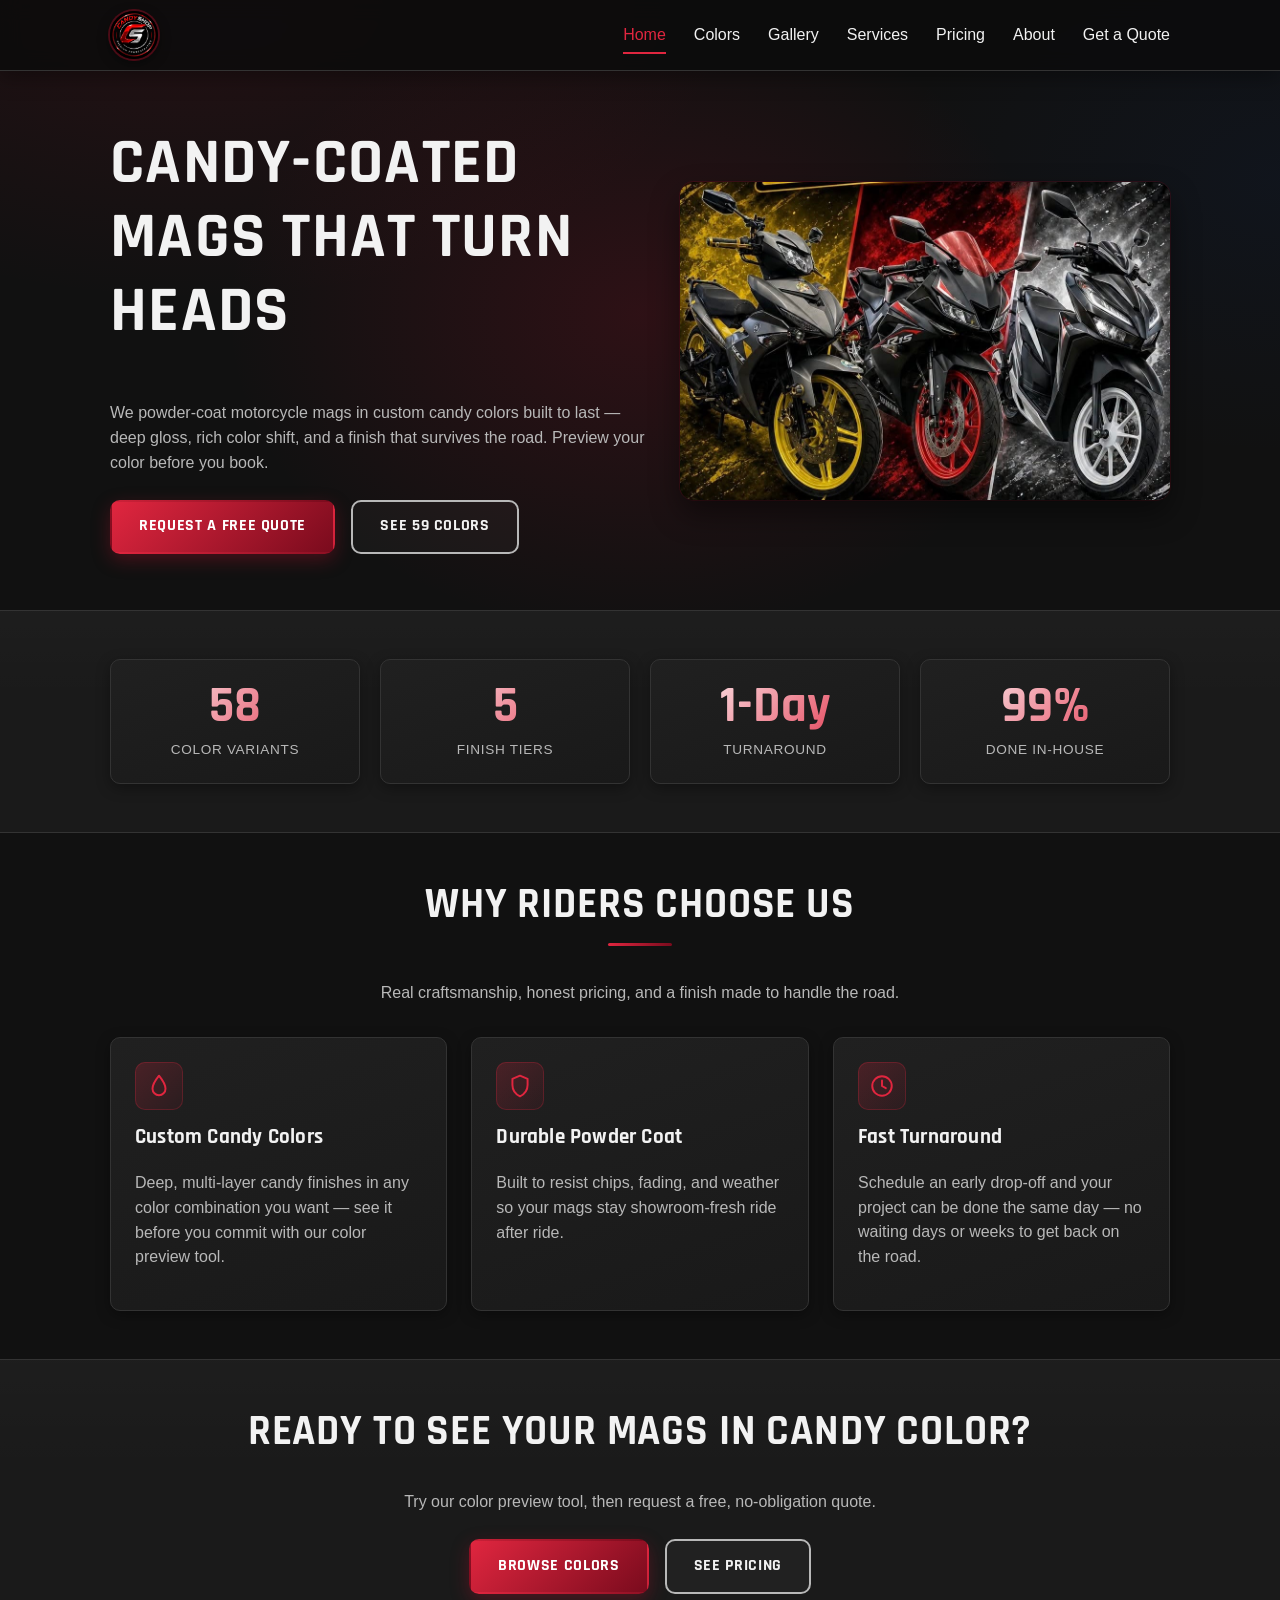
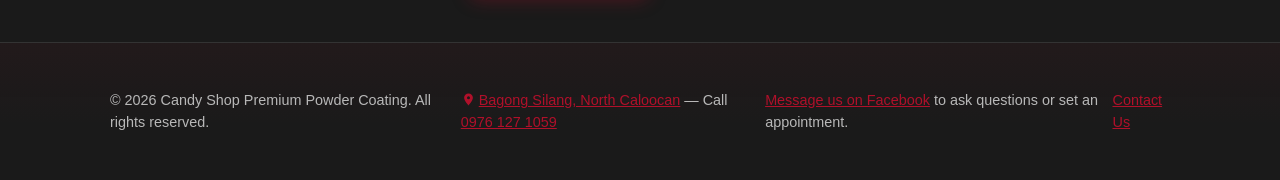
<file: index.html>
<!doctype html>
<html lang="en">
<head>
  <meta charset="UTF-8">
  <meta name="viewport" content="width=device-width, initial-scale=1.0">
  <title>Candy Shop Premium Powder Coating | Custom Motorcycle Mag Coating</title>
  <meta name="description" content="Custom candy-color powder coating for motorcycle mags. Get a free quote and preview your color before you commit.">
  <link rel="icon" type="image/svg+xml" href="images/favicon.svg">
  <link rel="preconnect" href="https://fonts.googleapis.com">
  <link rel="preconnect" href="https://fonts.gstatic.com" crossorigin>
  <link href="https://fonts.googleapis.com/css2?family=Rajdhani:wght@600;700&amp;display=swap" rel="stylesheet">
  <link rel="stylesheet" href="css/styles.css">
</head>
<body>

  <div class="scroll-progress" aria-hidden="true"><span></span></div>

  <header class="site-header">
    <div class="container">
      <a class="logo-link" href="index.html">
        <img src="images/logo/logo.jpg" alt="Candy Shop Premium Powder Coating logo">
      </a>
      <button class="nav-toggle" aria-label="Toggle navigation" aria-expanded="false">
        <span></span><span></span><span></span>
      </button>
      <nav class="main-nav">
        <a href="index.html" class="is-current">Home</a>
        <a href="colors.html">Colors</a>
        <a href="gallery.html">Gallery</a>
        <a href="services.html">Services</a>
        <a href="pricing.html">Pricing</a>
        <a href="about.html">About</a>
        <a href="contact.html">Get a Quote</a>
      </nav>
    </div>
  </header>

  <main>
    <section class="hero">
      <div class="container">
        <div>
          <h1>Candy-Coated Mags That Turn Heads</h1>
          <p>We powder-coat motorcycle mags in custom candy colors built to last — deep gloss, rich color shift, and a finish that survives the road. Preview your color before you book.</p>
          <div class="hero-actions">
            <a class="btn btn-primary" href="contact.html">Request a Free Quote</a>
            <a class="btn btn-outline" href="colors.html">See 59 Colors</a>
          </div>
        </div>
        <div>
          <img class="reveal-zoom hero-parallax" src="images/hero/hero.jpg" alt="Three motorcycles with custom candy-coated mags in yellow, red, and white">
        </div>
      </div>
    </section>


    <section class="section">
      <div class="container">
        <div class="stat-row">
          <div class="stat reveal">
            <span class="stat__num" data-count-to="59" data-count-suffix="">0</span>
            <span class="stat__label">Color Variants</span>
          </div>
          <div class="stat reveal">
            <span class="stat__num" data-count-to="5" data-count-suffix="">0</span>
            <span class="stat__label">Finish Tiers</span>
          </div>
          <div class="stat reveal">
            <span class="stat__num" data-count-to="1" data-count-suffix="-Day">0</span>
            <span class="stat__label">Turnaround</span>
          </div>
          <div class="stat reveal">
            <span class="stat__num" data-count-to="100" data-count-suffix="%">0</span>
            <span class="stat__label">Done In-House</span>
          </div>
        </div>
      </div>
    </section>
    <section class="section">
      <div class="container">
        <div class="section-header reveal">
          <h2>Why Riders Choose Us</h2>
          <p>Real craftsmanship, honest pricing, and a finish made to handle the road.</p>
        </div>
        <div class="card-grid card-grid--3">
          <div class="card reveal-left">
            <div class="card-icon-wrap">
              <svg class="card-icon" viewBox="0 0 24 24" fill="none" stroke="currentColor" stroke-width="1.8" stroke-linecap="round" stroke-linejoin="round">
                <path d="M12 2.5C12 2.5 6 10 6 14.5a6 6 0 0 0 12 0C18 10 12 2.5 12 2.5z"/>
              </svg>
            </div>
            <h3>Custom Candy Colors</h3>
            <p>Deep, multi-layer candy finishes in any color combination you want — see it before you commit with our color preview tool.</p>
          </div>
          <div class="card reveal-right">
            <div class="card-icon-wrap">
              <svg class="card-icon" viewBox="0 0 24 24" fill="none" stroke="currentColor" stroke-width="1.8" stroke-linecap="round" stroke-linejoin="round">
                <path d="M12 2.5l7 3v5.5c0 5-3 8.5-7 10.5-4-2-7-5.5-7-10.5V5.5l7-3z"/>
              </svg>
            </div>
            <h3>Durable Powder Coat</h3>
            <p>Built to resist chips, fading, and weather so your mags stay showroom-fresh ride after ride.</p>
          </div>
          <div class="card reveal">
            <div class="card-icon-wrap">
              <svg class="card-icon" viewBox="0 0 24 24" fill="none" stroke="currentColor" stroke-width="1.8" stroke-linecap="round" stroke-linejoin="round">
                <circle cx="12" cy="12" r="9"/>
                <path d="M12 7v5l3.5 2"/>
              </svg>
            </div>
            <h3>Fast Turnaround</h3>
            <p>Schedule an early drop-off and your project can be done the same day — no waiting days or weeks to get back on the road.</p>
          </div>
        </div>
      </div>
    </section>

    <section class="section" style="border-bottom:none;">
      <div class="container text-center reveal">
        <h2>Ready to See Your Mags in Candy Color?</h2>
        <p>Try our color preview tool, then request a free, no-obligation quote.</p>
        <div class="hero-actions" style="justify-content:center;">
          <a class="btn btn-primary" href="colors.html">Browse Colors</a>
          <a class="btn btn-outline" href="pricing.html">See Pricing</a>
        </div>
      </div>
    </section>
  </main>

  <footer class="site-footer">
    <div class="container">
      <p>&copy; <span data-current-year></span> Candy Shop Premium Powder Coating. All rights reserved.</p>
      <p><a href="https://share.google/Q6dGVJzw077e6r3gG" target="_blank" rel="noopener"><svg class="map-pin-icon" viewBox="0 0 24 24" fill="currentColor" aria-hidden="true"><path fill-rule="evenodd" clip-rule="evenodd" d="M12 2.5C8 2.5 5 5.5 5 9.3 5 14 12 21.5 12 21.5S19 14 19 9.3C19 5.5 16 2.5 12 2.5ZM14.4 9.3A2.4 2.4 0 1 1 9.6 9.3 2.4 2.4 0 0 1 14.4 9.3Z"/></svg>Bagong Silang, North Caloocan</a> &mdash; Call <a href="tel:+639761271059">0976 127 1059</a></p>
      <p><a href="https://www.facebook.com/profile.php?id=61558241760932" target="_blank" rel="noopener">Message us on Facebook</a> to ask questions or set an appointment.</p>
      <p><a href="contact.html">Contact Us</a></p>
    </div>
  </footer>

  <script src="js/main.js"></script>
</body>
</html>
</file>
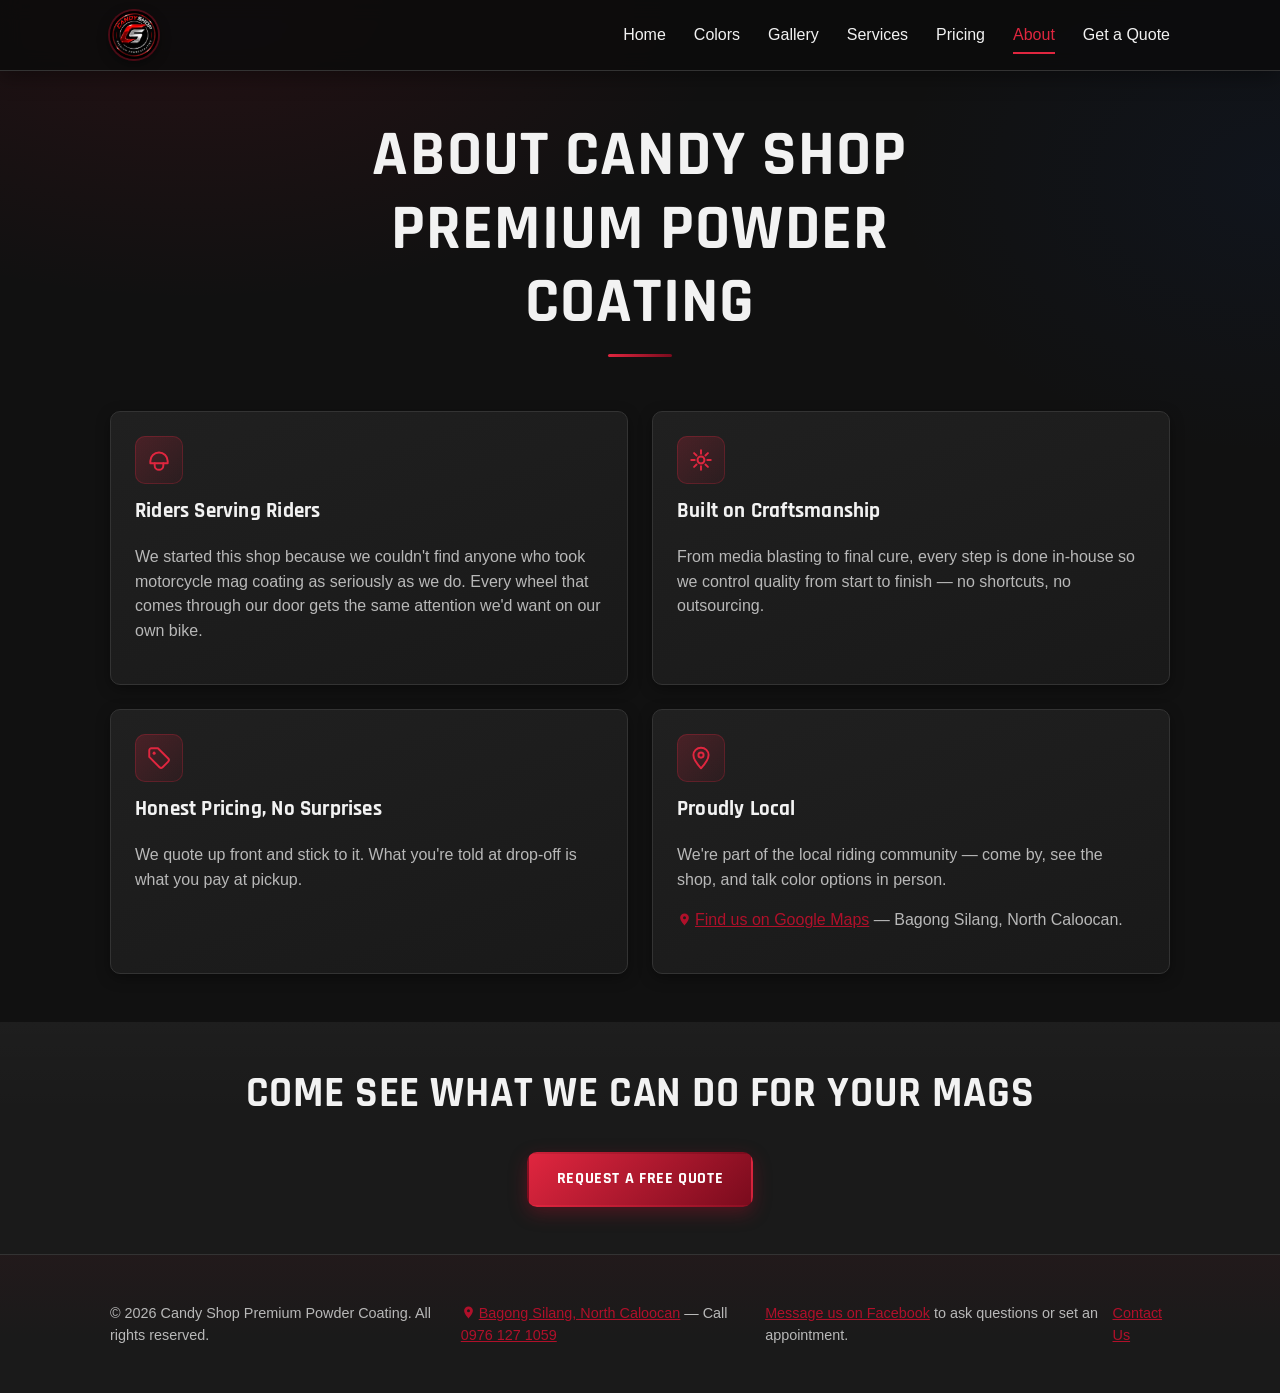
<file: about.html>
<!doctype html>
<html lang="en">
<head>
  <meta charset="UTF-8">
  <meta name="viewport" content="width=device-width, initial-scale=1.0">
  <title>About Us | Candy Shop Premium Powder Coating</title>
  <meta name="description" content="Meet the shop behind Candy Shop Premium Powder Coating — riders serving riders with custom motorcycle mag finishes.">
  <link rel="icon" type="image/svg+xml" href="images/favicon.svg">
  <link rel="preconnect" href="https://fonts.googleapis.com">
  <link rel="preconnect" href="https://fonts.gstatic.com" crossorigin>
  <link href="https://fonts.googleapis.com/css2?family=Rajdhani:wght@600;700&amp;display=swap" rel="stylesheet">
  <link rel="stylesheet" href="css/styles.css">
</head>
<body>

  <div class="scroll-progress" aria-hidden="true"><span></span></div>

  <header class="site-header">
    <div class="container">
      <a class="logo-link" href="index.html">
        <img src="images/logo/logo.jpg" alt="Candy Shop Premium Powder Coating logo">
      </a>
      <button class="nav-toggle" aria-label="Toggle navigation" aria-expanded="false">
        <span></span><span></span><span></span>
      </button>
      <nav class="main-nav">
        <a href="index.html">Home</a>
        <a href="colors.html">Colors</a>
        <a href="gallery.html">Gallery</a>
        <a href="services.html">Services</a>
        <a href="pricing.html">Pricing</a>
        <a href="about.html" class="is-current">About</a>
        <a href="contact.html">Get a Quote</a>
      </nav>
    </div>
  </header>

  <main>
    <section class="section" style="border-bottom:none;">
      <div class="container">
        <div class="section-header reveal">
          <h1>About Candy Shop Premium Powder Coating</h1>
        </div>
        <div class="card-grid">
          <div class="card reveal">
            <div class="card-icon-wrap">
              <svg class="card-icon" viewBox="0 0 24 24" fill="none" stroke="currentColor" stroke-width="1.8" stroke-linecap="round" stroke-linejoin="round">
                <path d="M4 13A8 8 0 0 1 20 13L20 15L4 15Z"/>
                <path d="M8 15v2a4 4 0 0 0 8 0v-2"/>
              </svg>
            </div>
            <h3>Riders Serving Riders</h3>
            <p>We started this shop because we couldn't find anyone who took motorcycle mag coating as seriously as we do. Every wheel that comes through our door gets the same attention we'd want on our own bike.</p>
          </div>
          <div class="card reveal">
            <div class="card-icon-wrap">
              <svg class="card-icon" viewBox="0 0 24 24" fill="none" stroke="currentColor" stroke-width="1.8" stroke-linecap="round" stroke-linejoin="round">
                <circle cx="12" cy="12" r="3.2"/>
                <path d="M12 3v3.2M12 17.8V21M21 12h-3.2M6.2 12H3M18.4 5.6l-2.3 2.3M7.9 16.1l-2.3 2.3M18.4 18.4l-2.3-2.3M7.9 7.9 5.6 5.6"/>
              </svg>
            </div>
            <h3>Built on Craftsmanship</h3>
            <p>From media blasting to final cure, every step is done in-house so we control quality from start to finish — no shortcuts, no outsourcing.</p>
          </div>
          <div class="card reveal">
            <div class="card-icon-wrap">
              <svg class="card-icon" viewBox="0 0 24 24" fill="none" stroke="currentColor" stroke-width="1.8" stroke-linecap="round" stroke-linejoin="round">
                <path d="M11 3H5a2 2 0 0 0-2 2v6l9.5 9.5a2 2 0 0 0 2.8 0l5.2-5.2a2 2 0 0 0 0-2.8L11 3z"/>
                <circle cx="7.5" cy="7.5" r="1.4" fill="currentColor" stroke="none"/>
              </svg>
            </div>
            <h3>Honest Pricing, No Surprises</h3>
            <p>We quote up front and stick to it. What you're told at drop-off is what you pay at pickup.</p>
          </div>
          <div class="card reveal">
            <div class="card-icon-wrap">
              <svg class="card-icon" viewBox="0 0 24 24" fill="none" stroke="currentColor" stroke-width="1.8" stroke-linecap="round" stroke-linejoin="round">
                <path d="M12 2.5c-4 0-7 3-7 6.8C5 14 12 21.5 12 21.5S19 14 19 9.3c0-3.8-3-6.8-7-6.8z"/>
                <circle cx="12" cy="9.3" r="2.4"/>
              </svg>
            </div>
            <h3>Proudly Local</h3>
            <p>We're part of the local riding community — come by, see the shop, and talk color options in person.</p>
            <p><a href="https://share.google/Q6dGVJzw077e6r3gG" target="_blank" rel="noopener"><svg class="map-pin-icon" viewBox="0 0 24 24" fill="currentColor" aria-hidden="true"><path fill-rule="evenodd" clip-rule="evenodd" d="M12 2.5C8 2.5 5 5.5 5 9.3 5 14 12 21.5 12 21.5S19 14 19 9.3C19 5.5 16 2.5 12 2.5ZM14.4 9.3A2.4 2.4 0 1 1 9.6 9.3 2.4 2.4 0 0 1 14.4 9.3Z"/></svg>Find us on Google Maps</a> — Bagong Silang, North Caloocan.</p>
          </div>
        </div>
      </div>
    </section>

    <section class="section" style="border-bottom:none;">
      <div class="container text-center reveal">
        <h2>Come See What We Can Do For Your Mags</h2>
        <a class="btn btn-primary" href="contact.html">Request a Free Quote</a>
      </div>
    </section>
  </main>

  <footer class="site-footer">
    <div class="container">
      <p>&copy; <span data-current-year></span> Candy Shop Premium Powder Coating. All rights reserved.</p>
      <p><a href="https://share.google/Q6dGVJzw077e6r3gG" target="_blank" rel="noopener"><svg class="map-pin-icon" viewBox="0 0 24 24" fill="currentColor" aria-hidden="true"><path fill-rule="evenodd" clip-rule="evenodd" d="M12 2.5C8 2.5 5 5.5 5 9.3 5 14 12 21.5 12 21.5S19 14 19 9.3C19 5.5 16 2.5 12 2.5ZM14.4 9.3A2.4 2.4 0 1 1 9.6 9.3 2.4 2.4 0 0 1 14.4 9.3Z"/></svg>Bagong Silang, North Caloocan</a> &mdash; Call <a href="tel:+639761271059">0976 127 1059</a></p>
      <p><a href="https://www.facebook.com/profile.php?id=61558241760932" target="_blank" rel="noopener">Message us on Facebook</a> to ask questions or set an appointment.</p>
      <p><a href="contact.html">Contact Us</a></p>
    </div>
  </footer>

  <script src="js/main.js"></script>
</body>
</html>
</file>
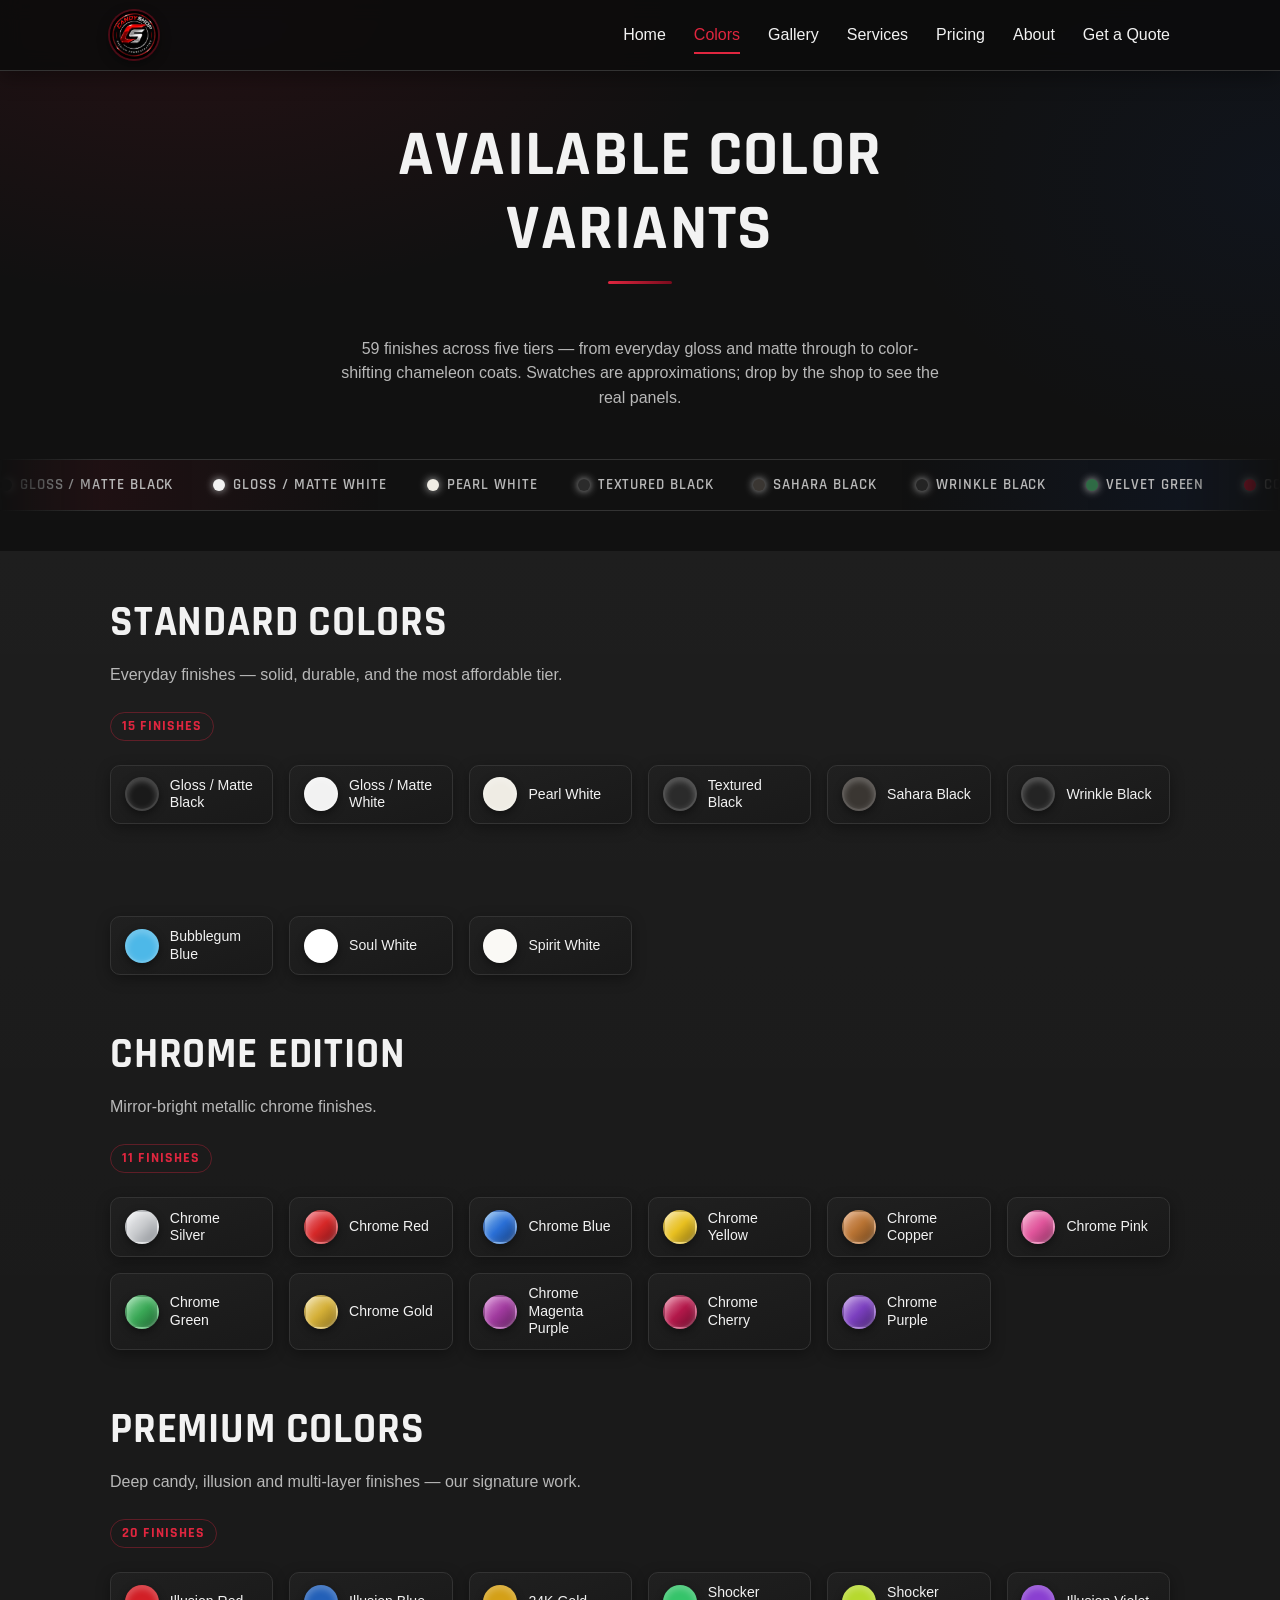
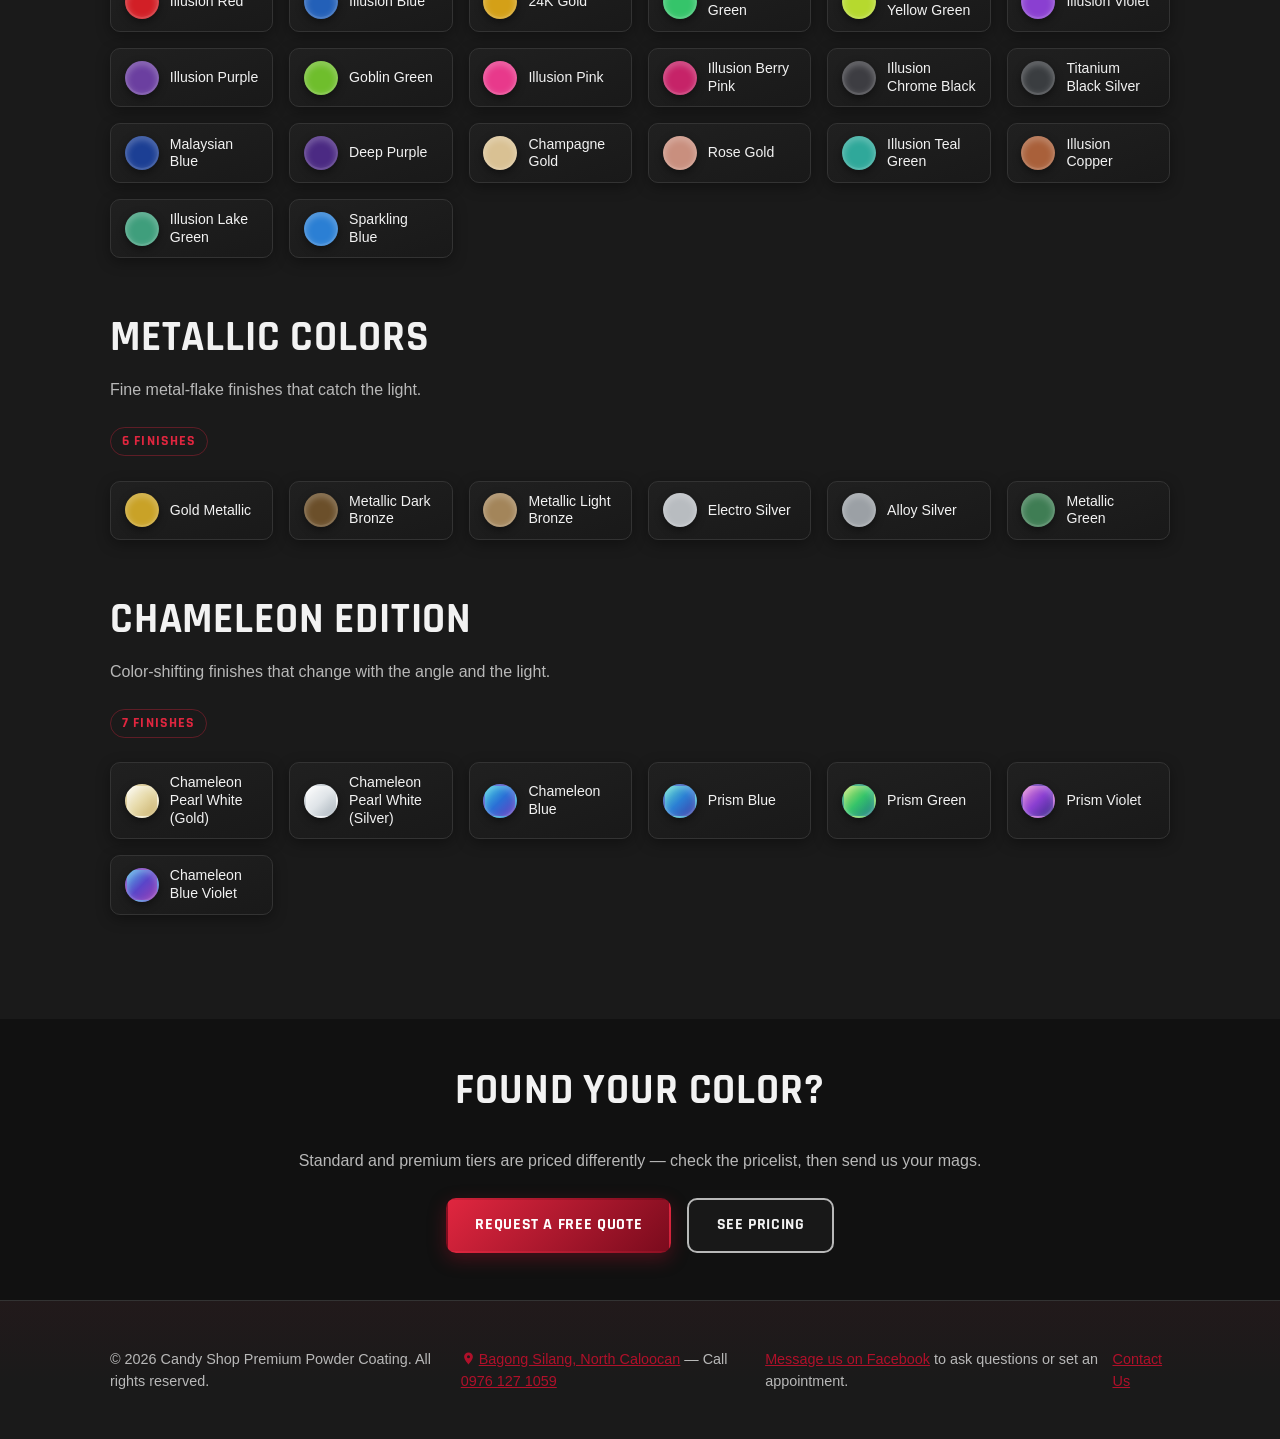
<file: colors.html>
<!doctype html>
<html lang="en">
<head>
  <meta charset="UTF-8">
  <meta name="viewport" content="width=device-width, initial-scale=1.0">
  <title>Color Variants | Candy Shop Premium Powder Coating</title>
  <meta name="description" content="All 59 powder coating color variants — standard, chrome edition, premium candy and illusion finishes, metallics, and color-shifting chameleon finishes.">
  <link rel="icon" type="image/svg+xml" href="images/favicon.svg">
  <link rel="preconnect" href="https://fonts.googleapis.com">
  <link rel="preconnect" href="https://fonts.gstatic.com" crossorigin>
  <link href="https://fonts.googleapis.com/css2?family=Rajdhani:wght@600;700&amp;display=swap" rel="stylesheet">
  <link rel="stylesheet" href="css/styles.css">
</head>
<body>
  <div class="scroll-progress" aria-hidden="true"><span></span></div>

  <header class="site-header">
    <div class="container">
      <a class="logo-link" href="index.html">
        <img src="images/logo/logo.jpg" alt="Candy Shop Premium Powder Coating logo">
      </a>
      <button class="nav-toggle" aria-label="Toggle navigation" aria-expanded="false">
        <span></span><span></span><span></span>
      </button>
      <nav class="main-nav">
        <a href="index.html">Home</a>
        <a href="colors.html" class="is-current">Colors</a>
        <a href="gallery.html">Gallery</a>
        <a href="services.html">Services</a>
        <a href="pricing.html">Pricing</a>
        <a href="about.html">About</a>
        <a href="contact.html">Get a Quote</a>
      </nav>
    </div>
  </header>

  <main>
    <section class="section" style="border-bottom:none; padding-bottom:1rem;">
      <div class="container section-header reveal">
        <h1>Available Color Variants</h1>
        <p>59 finishes across five tiers — from everyday gloss and matte through to color-shifting chameleon coats. Swatches are approximations; drop by the shop to see the real panels.</p>
      </div>
    </section>

    <div class="color-marquee" aria-hidden="true">
      <div class="color-marquee__track"></div>
    </div>

    <section class="section" style="border-bottom:none;">
      <div class="container">
      <section class="color-category" id="standard">
        <div class="color-category__head reveal">
          <h2>Standard Colors</h2>
          <p>Everyday finishes — solid, durable, and the most affordable tier.</p>
          <span class="color-category__count">15 finishes</span>
        </div>
        <ul class="color-grid">
          <li class="color-chip reveal-pop">
            <span class="color-chip__dot" style="background: #1a1a1a;"></span>
            <span class="color-chip__name">Gloss / Matte Black</span>
          </li>
          <li class="color-chip reveal-pop">
            <span class="color-chip__dot" style="background: #f2f2f2;"></span>
            <span class="color-chip__name">Gloss / Matte White</span>
          </li>
          <li class="color-chip reveal-pop">
            <span class="color-chip__dot" style="background: #efece4;"></span>
            <span class="color-chip__name">Pearl White</span>
          </li>
          <li class="color-chip reveal-pop">
            <span class="color-chip__dot" style="background: #2b2b2b;"></span>
            <span class="color-chip__name">Textured Black</span>
          </li>
          <li class="color-chip reveal-pop">
            <span class="color-chip__dot" style="background: #3a3632;"></span>
            <span class="color-chip__name">Sahara Black</span>
          </li>
          <li class="color-chip reveal-pop">
            <span class="color-chip__dot" style="background: #242424;"></span>
            <span class="color-chip__name">Wrinkle Black</span>
          </li>
          <li class="color-chip reveal-pop">
            <span class="color-chip__dot" style="background: #2f6b45;"></span>
            <span class="color-chip__name">Velvet Green</span>
          </li>
          <li class="color-chip reveal-pop">
            <span class="color-chip__dot" style="background: #c8102e;"></span>
            <span class="color-chip__name">Coke Red</span>
          </li>
          <li class="color-chip reveal-pop">
            <span class="color-chip__dot" style="background: #e8621a;"></span>
            <span class="color-chip__name">Original Orange</span>
          </li>
          <li class="color-chip reveal-pop">
            <span class="color-chip__dot" style="background: #fcee21;"></span>
            <span class="color-chip__name">Lemon Yellow</span>
          </li>
          <li class="color-chip reveal-pop">
            <span class="color-chip__dot" style="background: #1b4f9c;"></span>
            <span class="color-chip__name">Marine Blue</span>
          </li>
          <li class="color-chip reveal-pop">
            <span class="color-chip__dot" style="background: #2196c4;"></span>
            <span class="color-chip__name">Aqua Marine Blue</span>
          </li>
          <li class="color-chip reveal-pop">
            <span class="color-chip__dot" style="background: #4db8e8;"></span>
            <span class="color-chip__name">Bubblegum Blue</span>
          </li>
          <li class="color-chip reveal-pop">
            <span class="color-chip__dot" style="background: #ffffff;"></span>
            <span class="color-chip__name">Soul White</span>
          </li>
          <li class="color-chip reveal-pop">
            <span class="color-chip__dot" style="background: #faf9f5;"></span>
            <span class="color-chip__name">Spirit White</span>
          </li>
        </ul>
      </section>

      <section class="color-category" id="chrome">
        <div class="color-category__head reveal">
          <h2>Chrome Edition</h2>
          <p>Mirror-bright metallic chrome finishes.</p>
          <span class="color-category__count">11 finishes</span>
        </div>
        <ul class="color-grid">
          <li class="color-chip reveal-pop">
            <span class="color-chip__dot" style="background: linear-gradient(135deg, #f2f3f5, #c7c9cc, #8b8f94);"></span>
            <span class="color-chip__name">Chrome Silver</span>
          </li>
          <li class="color-chip reveal-pop">
            <span class="color-chip__dot" style="background: linear-gradient(135deg, #f0808a, #d62828, #7d1418);"></span>
            <span class="color-chip__name">Chrome Red</span>
          </li>
          <li class="color-chip reveal-pop">
            <span class="color-chip__dot" style="background: linear-gradient(135deg, #8fc0f0, #2a6fd6, #153e7d);"></span>
            <span class="color-chip__name">Chrome Blue</span>
          </li>
          <li class="color-chip reveal-pop">
            <span class="color-chip__dot" style="background: linear-gradient(135deg, #f7e39a, #e8c020, #8a7010);"></span>
            <span class="color-chip__name">Chrome Yellow</span>
          </li>
          <li class="color-chip reveal-pop">
            <span class="color-chip__dot" style="background: linear-gradient(135deg, #e2a97e, #b87333, #6d431c);"></span>
            <span class="color-chip__name">Chrome Copper</span>
          </li>
          <li class="color-chip reveal-pop">
            <span class="color-chip__dot" style="background: linear-gradient(135deg, #f5aacd, #e0559b, #8a2f5e);"></span>
            <span class="color-chip__name">Chrome Pink</span>
          </li>
          <li class="color-chip reveal-pop">
            <span class="color-chip__dot" style="background: linear-gradient(135deg, #93dba6, #3aa856, #1e6331);"></span>
            <span class="color-chip__name">Chrome Green</span>
          </li>
          <li class="color-chip reveal-pop">
            <span class="color-chip__dot" style="background: linear-gradient(135deg, #f0dfa4, #d4af37, #8a6f1c);"></span>
            <span class="color-chip__name">Chrome Gold</span>
          </li>
          <li class="color-chip reveal-pop">
            <span class="color-chip__dot" style="background: linear-gradient(135deg, #d98fd6, #a03a9e, #5e1f5c);"></span>
            <span class="color-chip__name">Chrome Magenta Purple</span>
          </li>
          <li class="color-chip reveal-pop">
            <span class="color-chip__dot" style="background: linear-gradient(135deg, #e88aa6, #b3184a, #6b0d2c);"></span>
            <span class="color-chip__name">Chrome Cherry</span>
          </li>
          <li class="color-chip reveal-pop">
            <span class="color-chip__dot" style="background: linear-gradient(135deg, #bb96e0, #7b3fbf, #472470);"></span>
            <span class="color-chip__name">Chrome Purple</span>
          </li>
        </ul>
      </section>

      <section class="color-category" id="premium">
        <div class="color-category__head reveal">
          <h2>Premium Colors</h2>
          <p>Deep candy, illusion and multi-layer finishes — our signature work.</p>
          <span class="color-category__count">20 finishes</span>
        </div>
        <ul class="color-grid">
          <li class="color-chip reveal-pop">
            <span class="color-chip__dot" style="background: #d21f26;"></span>
            <span class="color-chip__name">Illusion Red</span>
          </li>
          <li class="color-chip reveal-pop">
            <span class="color-chip__dot" style="background: #2360b8;"></span>
            <span class="color-chip__name">Illusion Blue</span>
          </li>
          <li class="color-chip reveal-pop">
            <span class="color-chip__dot" style="background: #d4a017;"></span>
            <span class="color-chip__name">24K Gold</span>
          </li>
          <li class="color-chip reveal-pop">
            <span class="color-chip__dot" style="background: #35c46a;"></span>
            <span class="color-chip__name">Shocker Green</span>
          </li>
          <li class="color-chip reveal-pop">
            <span class="color-chip__dot" style="background: #b6d92e;"></span>
            <span class="color-chip__name">Shocker Yellow Green</span>
          </li>
          <li class="color-chip reveal-pop">
            <span class="color-chip__dot" style="background: #8a3fd1;"></span>
            <span class="color-chip__name">Illusion Violet</span>
          </li>
          <li class="color-chip reveal-pop">
            <span class="color-chip__dot" style="background: #6b3fa0;"></span>
            <span class="color-chip__name">Illusion Purple</span>
          </li>
          <li class="color-chip reveal-pop">
            <span class="color-chip__dot" style="background: #6fbe2c;"></span>
            <span class="color-chip__name">Goblin Green</span>
          </li>
          <li class="color-chip reveal-pop">
            <span class="color-chip__dot" style="background: #e8398b;"></span>
            <span class="color-chip__name">Illusion Pink</span>
          </li>
          <li class="color-chip reveal-pop">
            <span class="color-chip__dot" style="background: #c62368;"></span>
            <span class="color-chip__name">Illusion Berry Pink</span>
          </li>
          <li class="color-chip reveal-pop">
            <span class="color-chip__dot" style="background: #3d3d42;"></span>
            <span class="color-chip__name">Illusion Chrome Black</span>
          </li>
          <li class="color-chip reveal-pop">
            <span class="color-chip__dot" style="background: #3a3d40;"></span>
            <span class="color-chip__name">Titanium Black Silver</span>
          </li>
          <li class="color-chip reveal-pop">
            <span class="color-chip__dot" style="background: #1c3f94;"></span>
            <span class="color-chip__name">Malaysian Blue</span>
          </li>
          <li class="color-chip reveal-pop">
            <span class="color-chip__dot" style="background: #4b2a83;"></span>
            <span class="color-chip__name">Deep Purple</span>
          </li>
          <li class="color-chip reveal-pop">
            <span class="color-chip__dot" style="background: #d9c193;"></span>
            <span class="color-chip__name">Champagne Gold</span>
          </li>
          <li class="color-chip reveal-pop">
            <span class="color-chip__dot" style="background: #c98f7e;"></span>
            <span class="color-chip__name">Rose Gold</span>
          </li>
          <li class="color-chip reveal-pop">
            <span class="color-chip__dot" style="background: #2fa89a;"></span>
            <span class="color-chip__name">Illusion Teal Green</span>
          </li>
          <li class="color-chip reveal-pop">
            <span class="color-chip__dot" style="background: #a9603a;"></span>
            <span class="color-chip__name">Illusion Copper</span>
          </li>
          <li class="color-chip reveal-pop">
            <span class="color-chip__dot" style="background: #3f9e7c;"></span>
            <span class="color-chip__name">Illusion Lake Green</span>
          </li>
          <li class="color-chip reveal-pop">
            <span class="color-chip__dot" style="background: #2b7fd4;"></span>
            <span class="color-chip__name">Sparkling Blue</span>
          </li>
        </ul>
      </section>

      <section class="color-category" id="metallic">
        <div class="color-category__head reveal">
          <h2>Metallic Colors</h2>
          <p>Fine metal-flake finishes that catch the light.</p>
          <span class="color-category__count">6 finishes</span>
        </div>
        <ul class="color-grid">
          <li class="color-chip reveal-pop">
            <span class="color-chip__dot" style="background: #c9a227;"></span>
            <span class="color-chip__name">Gold Metallic</span>
          </li>
          <li class="color-chip reveal-pop">
            <span class="color-chip__dot" style="background: #6b4f2a;"></span>
            <span class="color-chip__name">Metallic Dark Bronze</span>
          </li>
          <li class="color-chip reveal-pop">
            <span class="color-chip__dot" style="background: #a3855a;"></span>
            <span class="color-chip__name">Metallic Light Bronze</span>
          </li>
          <li class="color-chip reveal-pop">
            <span class="color-chip__dot" style="background: #b8bcc0;"></span>
            <span class="color-chip__name">Electro Silver</span>
          </li>
          <li class="color-chip reveal-pop">
            <span class="color-chip__dot" style="background: #9ba0a5;"></span>
            <span class="color-chip__name">Alloy Silver</span>
          </li>
          <li class="color-chip reveal-pop">
            <span class="color-chip__dot" style="background: #3f7d54;"></span>
            <span class="color-chip__name">Metallic Green</span>
          </li>
        </ul>
      </section>

      <section class="color-category" id="chameleon">
        <div class="color-category__head reveal">
          <h2>Chameleon Edition</h2>
          <p>Color-shifting finishes that change with the angle and the light.</p>
          <span class="color-category__count">7 finishes</span>
        </div>
        <ul class="color-grid">
          <li class="color-chip reveal-pop">
            <span class="color-chip__dot" style="background: linear-gradient(135deg, #fdfbf2, #e6d9a8, #c9b06a);"></span>
            <span class="color-chip__name">Chameleon Pearl White (Gold)</span>
          </li>
          <li class="color-chip reveal-pop">
            <span class="color-chip__dot" style="background: linear-gradient(135deg, #fdfdfd, #dfe4e8, #a8b2ba);"></span>
            <span class="color-chip__name">Chameleon Pearl White (Silver)</span>
          </li>
          <li class="color-chip reveal-pop">
            <span class="color-chip__dot" style="background: linear-gradient(135deg, #3fd0e0, #2a6fd6, #6b3fbf);"></span>
            <span class="color-chip__name">Chameleon Blue</span>
          </li>
          <li class="color-chip reveal-pop">
            <span class="color-chip__dot" style="background: linear-gradient(135deg, #5fe0d0, #2b7fd4, #3f3fa8);"></span>
            <span class="color-chip__name">Prism Blue</span>
          </li>
          <li class="color-chip reveal-pop">
            <span class="color-chip__dot" style="background: linear-gradient(135deg, #c3e86a, #35c46a, #1f7a86);"></span>
            <span class="color-chip__name">Prism Green</span>
          </li>
          <li class="color-chip reveal-pop">
            <span class="color-chip__dot" style="background: linear-gradient(135deg, #e88ad6, #8a3fd1, #3b2a8a);"></span>
            <span class="color-chip__name">Prism Violet</span>
          </li>
          <li class="color-chip reveal-pop">
            <span class="color-chip__dot" style="background: linear-gradient(135deg, #4fb8e8, #5a45c9, #9c3fb5);"></span>
            <span class="color-chip__name">Chameleon Blue Violet</span>
          </li>
        </ul>
      </section>
      </div>
    </section>

    <section class="section" style="border-bottom:none;">
      <div class="container text-center reveal">
        <h2>Found Your Color?</h2>
        <p>Standard and premium tiers are priced differently — check the pricelist, then send us your mags.</p>
        <div class="hero-actions" style="justify-content:center;">
          <a class="btn btn-primary" href="contact.html">Request a Free Quote</a>
          <a class="btn btn-outline" href="pricing.html">See Pricing</a>
        </div>
      </div>
    </section>
  </main>

  <footer class="site-footer">
    <div class="container">
      <p>&copy; <span data-current-year></span> Candy Shop Premium Powder Coating. All rights reserved.</p>
      <p><a href="https://share.google/Q6dGVJzw077e6r3gG" target="_blank" rel="noopener"><svg class="map-pin-icon" viewBox="0 0 24 24" fill="currentColor" aria-hidden="true"><path fill-rule="evenodd" clip-rule="evenodd" d="M12 2.5C8 2.5 5 5.5 5 9.3 5 14 12 21.5 12 21.5S19 14 19 9.3C19 5.5 16 2.5 12 2.5ZM14.4 9.3A2.4 2.4 0 1 1 9.6 9.3 2.4 2.4 0 0 1 14.4 9.3Z"/></svg>Bagong Silang, North Caloocan</a> &mdash; Call <a href="tel:+639761271059">0976 127 1059</a></p>
      <p><a href="https://www.facebook.com/profile.php?id=61558241760932" target="_blank" rel="noopener">Message us on Facebook</a> to ask questions or set an appointment.</p>
      <p><a href="contact.html">Contact Us</a></p>
    </div>
  </footer>

  <script src="js/main.js"></script>
</body>
</html>
</file>
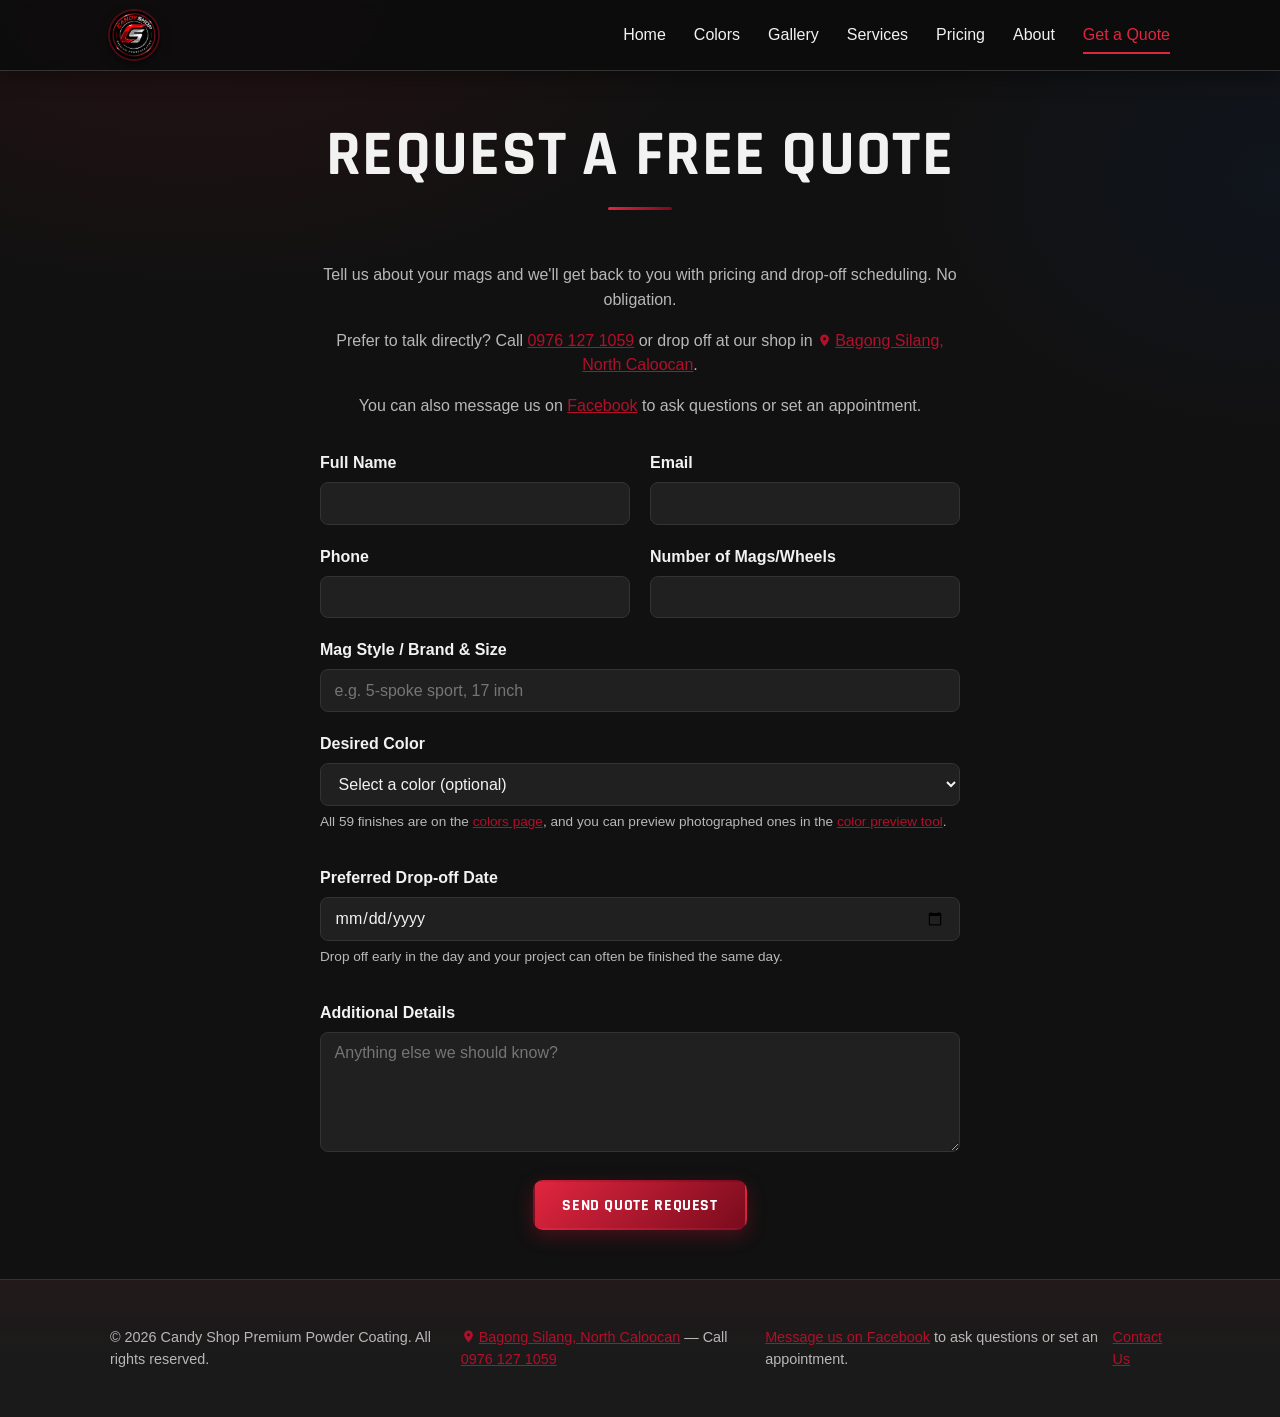
<file: contact.html>
<!doctype html>
<html lang="en">
<head>
  <meta charset="UTF-8">
  <meta name="viewport" content="width=device-width, initial-scale=1.0">
  <title>Get a Quote | Candy Shop Premium Powder Coating</title>
  <meta name="description" content="Request a free quote or book a drop-off for your motorcycle mag powder coating project.">
  <link rel="icon" type="image/svg+xml" href="images/favicon.svg">
  <link rel="preconnect" href="https://fonts.googleapis.com">
  <link rel="preconnect" href="https://fonts.gstatic.com" crossorigin>
  <link href="https://fonts.googleapis.com/css2?family=Rajdhani:wght@600;700&amp;display=swap" rel="stylesheet">
  <link rel="stylesheet" href="css/styles.css">
</head>
<body>

  <div class="scroll-progress" aria-hidden="true"><span></span></div>

  <header class="site-header">
    <div class="container">
      <a class="logo-link" href="index.html">
        <img src="images/logo/logo.jpg" alt="Candy Shop Premium Powder Coating logo">
      </a>
      <button class="nav-toggle" aria-label="Toggle navigation" aria-expanded="false">
        <span></span><span></span><span></span>
      </button>
      <nav class="main-nav">
        <a href="index.html">Home</a>
        <a href="colors.html">Colors</a>
        <a href="gallery.html">Gallery</a>
        <a href="services.html">Services</a>
        <a href="pricing.html">Pricing</a>
        <a href="about.html">About</a>
        <a href="contact.html" class="is-current">Get a Quote</a>
      </nav>
    </div>
  </header>

  <main>
    <section class="section" style="border-bottom:none;">
      <div class="container">
        <div class="section-header reveal">
          <h1>Request a Free Quote</h1>
          <p>Tell us about your mags and we'll get back to you with pricing and drop-off scheduling. No obligation.</p>
          <p>Prefer to talk directly? Call <a href="tel:+639761271059">0976 127 1059</a> or drop off at our shop in <a href="https://share.google/Q6dGVJzw077e6r3gG" target="_blank" rel="noopener"><svg class="map-pin-icon" viewBox="0 0 24 24" fill="currentColor" aria-hidden="true"><path fill-rule="evenodd" clip-rule="evenodd" d="M12 2.5C8 2.5 5 5.5 5 9.3 5 14 12 21.5 12 21.5S19 14 19 9.3C19 5.5 16 2.5 12 2.5ZM14.4 9.3A2.4 2.4 0 1 1 9.6 9.3 2.4 2.4 0 0 1 14.4 9.3Z"/></svg>Bagong Silang, North Caloocan</a>.</p>
          <p>You can also message us on <a href="https://www.facebook.com/profile.php?id=61558241760932" target="_blank" rel="noopener">Facebook</a> to ask questions or set an appointment.</p>
        </div>

        <!--
          Submissions are delivered by FormSubmit (https://formsubmit.co) — no
          account needed. To send quote requests somewhere else, just change the
          email at the end of the action URL below.

          NOTE: the first time this form is submitted on the live site,
          FormSubmit emails that address a one-time confirmation link. Until
          someone clicks it, submissions are not forwarded. See README.md.
        -->
        <form class="form-grid reveal" action="https://formsubmit.co/jcg1312003@gmail.com" method="POST">
          <input type="hidden" name="_subject" value="New Quote Request — Candy Shop Powder Coating">
          <input type="hidden" name="_template" value="table">
          <input type="hidden" name="_captcha" value="false">
          <input type="hidden" name="_next" value="https://bellyache31.github.io/Candy-Shop-Premium-Powder-Coating/thank-you.html">

          <!-- Honeypot spam trap: real users never fill this in. FormSubmit
               drops any submission where the _honey field has a value.
               The id/label are deliberately non-semantic — labelling this
               "Company" would let browser autofill populate it and silently
               get a real customer's request thrown away. -->
          <div class="honeypot-field" aria-hidden="true">
            <label for="honeypot">Leave this field empty</label>
            <input type="text" id="honeypot" name="_honey" tabindex="-1" autocomplete="off">
          </div>

          <div class="form-row-2">
            <div>
              <label for="name">Full Name</label>
              <input type="text" id="name" name="name" required>
            </div>
            <div>
              <label for="email">Email</label>
              <input type="email" id="email" name="email" required>
            </div>
          </div>

          <div class="form-row-2">
            <div>
              <label for="phone">Phone</label>
              <input type="tel" id="phone" name="phone">
            </div>
            <div>
              <label for="mag-count">Number of Mags/Wheels</label>
              <input type="number" id="mag-count" name="mag_count" min="1" step="1">
            </div>
          </div>

          <div>
            <label for="mag-style">Mag Style / Brand & Size</label>
            <input type="text" id="mag-style" name="mag_style" placeholder="e.g. 5-spoke sport, 17 inch">
          </div>

          <div>
            <label for="desired-color">Desired Color</label>
            <select id="desired-color" name="desired_color">
              <option value="">Select a color (optional)</option>
            <optgroup label="Standard Colors">
              <option value="gloss-matte-black">Gloss / Matte Black</option>
              <option value="gloss-matte-white">Gloss / Matte White</option>
              <option value="pearl-white">Pearl White</option>
              <option value="textured-black">Textured Black</option>
              <option value="sahara-black">Sahara Black</option>
              <option value="wrinkle-black">Wrinkle Black</option>
              <option value="velvet-green">Velvet Green</option>
              <option value="coke-red">Coke Red</option>
              <option value="original-orange">Original Orange</option>
              <option value="lemon-yellow">Lemon Yellow</option>
              <option value="marine-blue">Marine Blue</option>
              <option value="aqua-marine-blue">Aqua Marine Blue</option>
              <option value="bubblegum-blue">Bubblegum Blue</option>
              <option value="soul-white">Soul White</option>
              <option value="spirit-white">Spirit White</option>
            </optgroup>
            <optgroup label="Chrome Edition">
              <option value="chrome-silver">Chrome Silver</option>
              <option value="chrome-red">Chrome Red</option>
              <option value="chrome-blue">Chrome Blue</option>
              <option value="chrome-yellow">Chrome Yellow</option>
              <option value="chrome-copper">Chrome Copper</option>
              <option value="chrome-pink">Chrome Pink</option>
              <option value="chrome-green">Chrome Green</option>
              <option value="chrome-gold">Chrome Gold</option>
              <option value="chrome-magenta-purple">Chrome Magenta Purple</option>
              <option value="chrome-cherry">Chrome Cherry</option>
              <option value="chrome-purple">Chrome Purple</option>
            </optgroup>
            <optgroup label="Premium Colors">
              <option value="illusion-red">Illusion Red</option>
              <option value="illusion-blue">Illusion Blue</option>
              <option value="24k-gold">24K Gold</option>
              <option value="shocker-green">Shocker Green</option>
              <option value="shocker-yellow-green">Shocker Yellow Green</option>
              <option value="illusion-violet">Illusion Violet</option>
              <option value="illusion-purple">Illusion Purple</option>
              <option value="goblin-green">Goblin Green</option>
              <option value="illusion-pink">Illusion Pink</option>
              <option value="illusion-berry-pink">Illusion Berry Pink</option>
              <option value="illusion-chrome-black">Illusion Chrome Black</option>
              <option value="titanium-black-silver">Titanium Black Silver</option>
              <option value="malaysian-blue">Malaysian Blue</option>
              <option value="deep-purple">Deep Purple</option>
              <option value="champagne-gold">Champagne Gold</option>
              <option value="rose-gold">Rose Gold</option>
              <option value="illusion-teal-green">Illusion Teal Green</option>
              <option value="illusion-copper">Illusion Copper</option>
              <option value="illusion-lake-green">Illusion Lake Green</option>
              <option value="sparkling-blue">Sparkling Blue</option>
            </optgroup>
            <optgroup label="Metallic Colors">
              <option value="gold-metallic">Gold Metallic</option>
              <option value="metallic-dark-bronze">Metallic Dark Bronze</option>
              <option value="metallic-light-bronze">Metallic Light Bronze</option>
              <option value="electro-silver">Electro Silver</option>
              <option value="alloy-silver">Alloy Silver</option>
              <option value="metallic-green">Metallic Green</option>
            </optgroup>
            <optgroup label="Chameleon Edition">
              <option value="chameleon-pearl-white-gold">Chameleon Pearl White (Gold)</option>
              <option value="chameleon-pearl-white-silver">Chameleon Pearl White (Silver)</option>
              <option value="chameleon-blue">Chameleon Blue</option>
              <option value="prism-blue">Prism Blue</option>
              <option value="prism-green">Prism Green</option>
              <option value="prism-violet">Prism Violet</option>
              <option value="chameleon-blue-violet">Chameleon Blue Violet</option>
            </optgroup>
              <option value="custom">Custom / Not Sure Yet</option>
            </select>
            <p class="field-hint">All 59 finishes are on the <a href="colors.html">colors page</a>, and you can preview photographed ones in the <a href="gallery.html">color preview tool</a>.</p>
          </div>

          <div>
            <label for="dropoff-date">Preferred Drop-off Date</label>
            <input type="date" id="dropoff-date" name="dropoff_date">
            <p class="field-hint">Drop off early in the day and your project can often be finished the same day.</p>
          </div>

          <div>
            <label for="message">Additional Details</label>
            <textarea id="message" name="message" placeholder="Anything else we should know?"></textarea>
          </div>

          <div class="text-center">
            <button type="submit" class="btn btn-primary">Send Quote Request</button>
          </div>
        </form>
      </div>
    </section>
  </main>

  <footer class="site-footer">
    <div class="container">
      <p>&copy; <span data-current-year></span> Candy Shop Premium Powder Coating. All rights reserved.</p>
      <p><a href="https://share.google/Q6dGVJzw077e6r3gG" target="_blank" rel="noopener"><svg class="map-pin-icon" viewBox="0 0 24 24" fill="currentColor" aria-hidden="true"><path fill-rule="evenodd" clip-rule="evenodd" d="M12 2.5C8 2.5 5 5.5 5 9.3 5 14 12 21.5 12 21.5S19 14 19 9.3C19 5.5 16 2.5 12 2.5ZM14.4 9.3A2.4 2.4 0 1 1 9.6 9.3 2.4 2.4 0 0 1 14.4 9.3Z"/></svg>Bagong Silang, North Caloocan</a> &mdash; Call <a href="tel:+639761271059">0976 127 1059</a></p>
      <p><a href="https://www.facebook.com/profile.php?id=61558241760932" target="_blank" rel="noopener">Message us on Facebook</a> to ask questions or set an appointment.</p>
      <p><a href="contact.html">Contact Us</a></p>
    </div>
  </footer>

  <script src="js/main.js"></script>
</body>
</html>
</file>
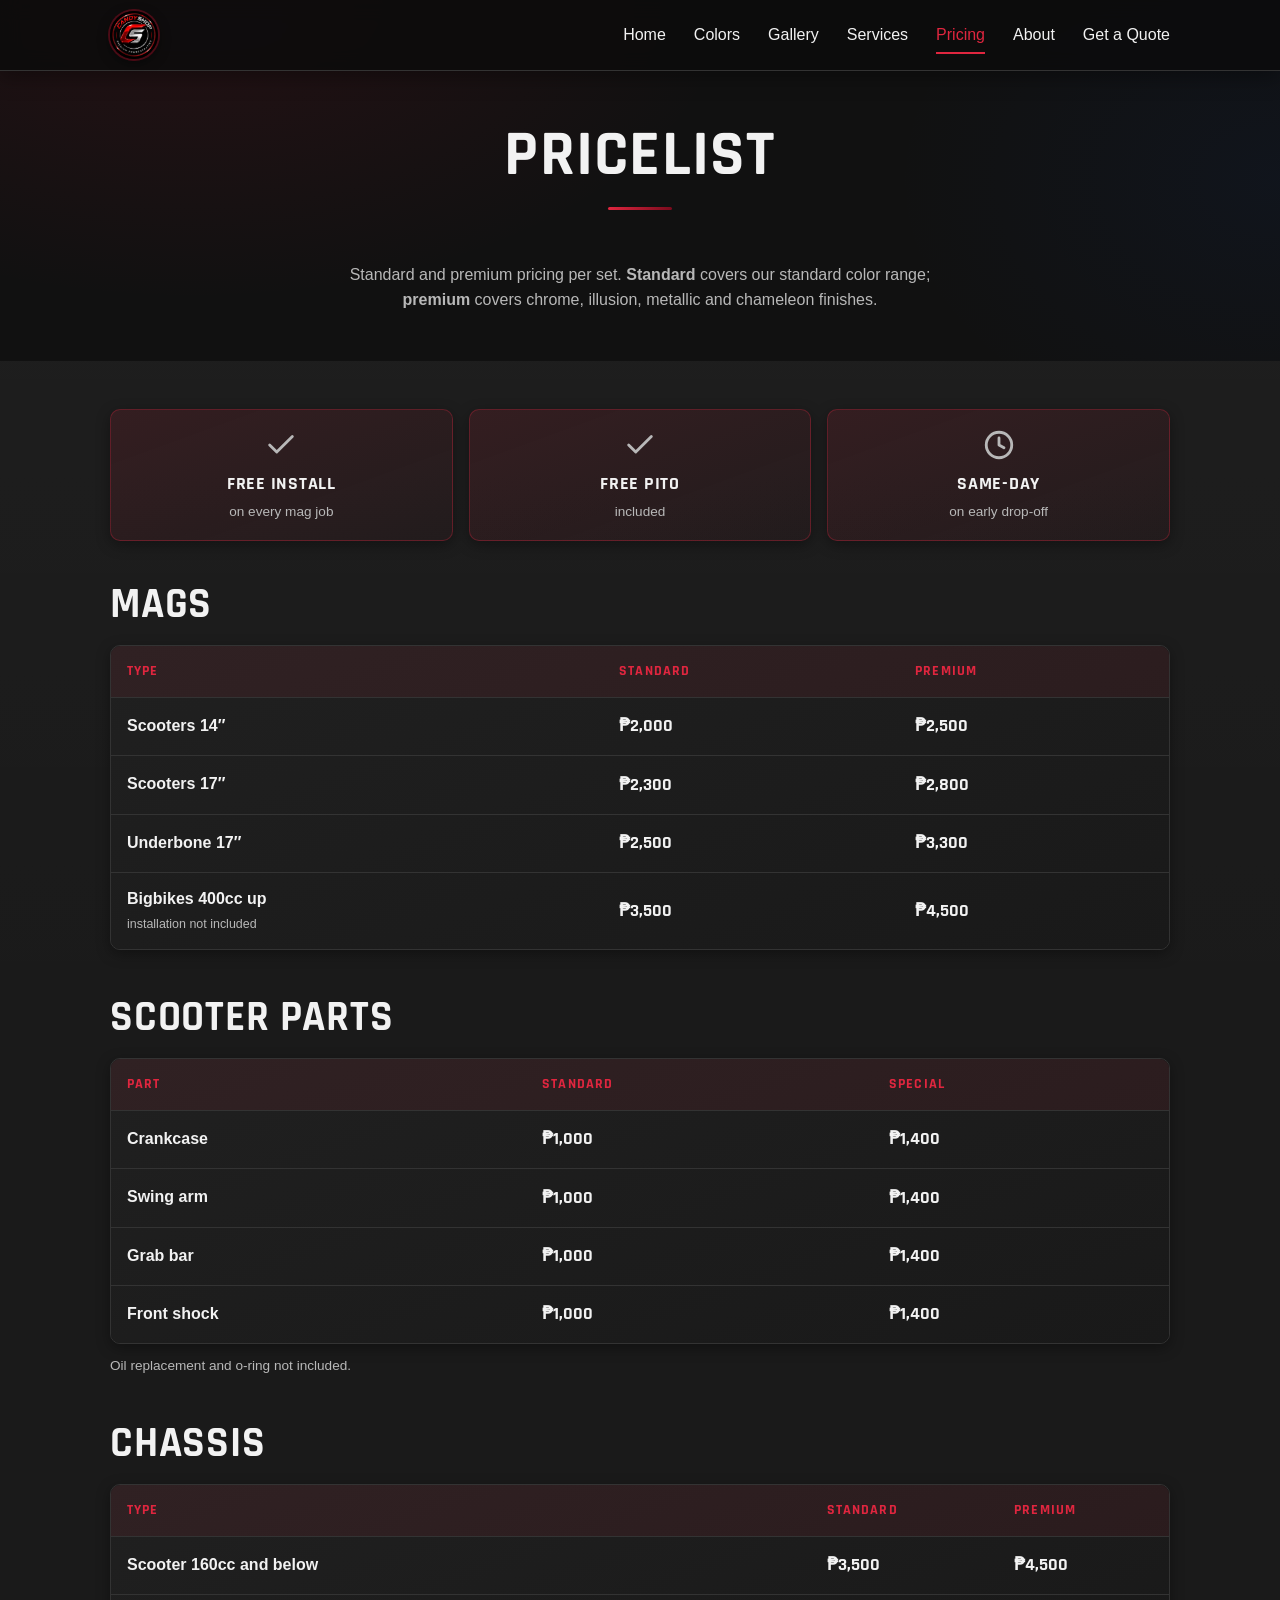
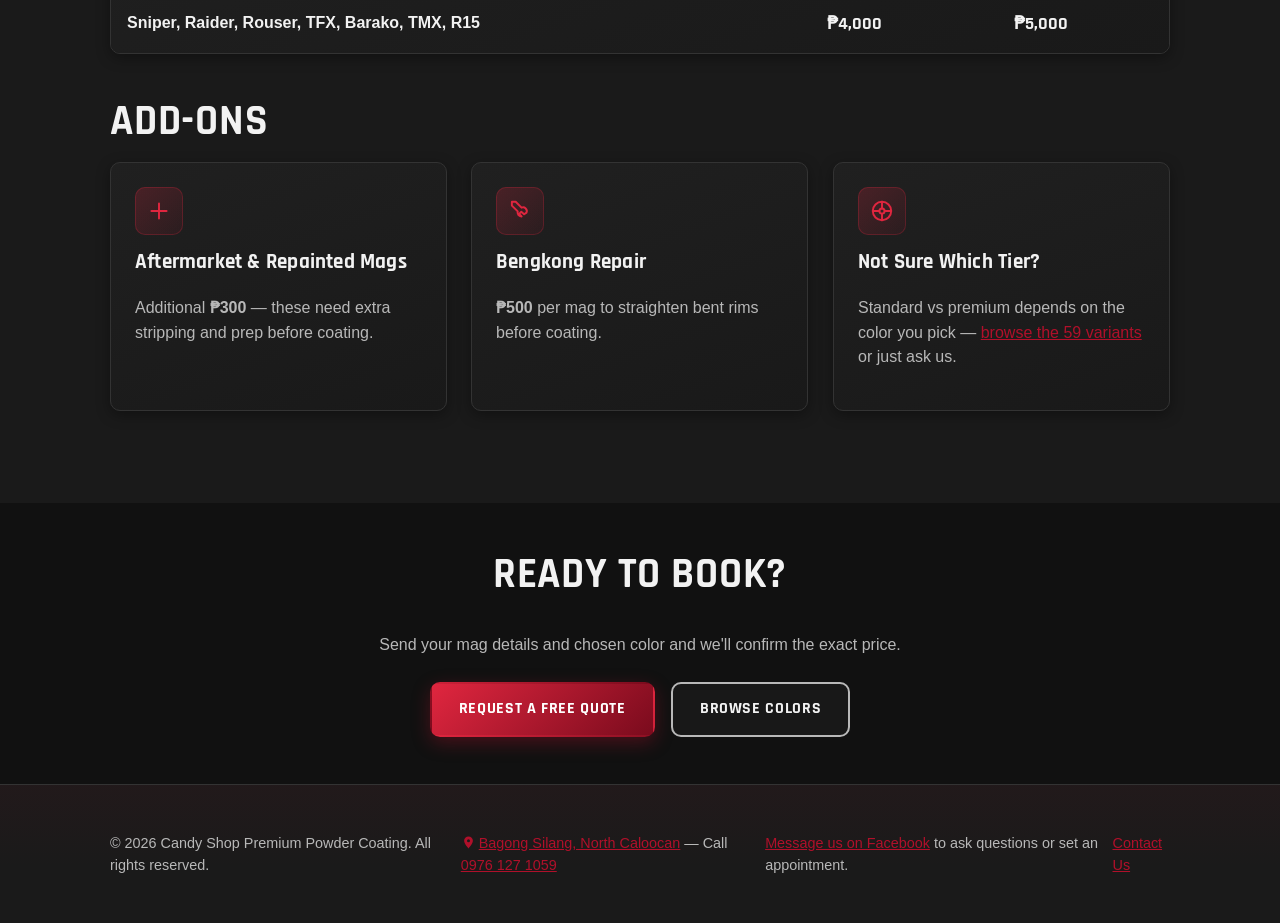
<file: pricing.html>
<!doctype html>
<html lang="en">
<head>
  <meta charset="UTF-8">
  <meta name="viewport" content="width=device-width, initial-scale=1.0">
  <title>Pricelist | Candy Shop Premium Powder Coating</title>
  <meta name="description" content="Powder coating pricelist — scooter, underbone and bigbike mags, chassis, crankcase, swing arm and more. Free install and free pito on every mag job.">
  <link rel="icon" type="image/svg+xml" href="images/favicon.svg">
  <link rel="preconnect" href="https://fonts.googleapis.com">
  <link rel="preconnect" href="https://fonts.gstatic.com" crossorigin>
  <link href="https://fonts.googleapis.com/css2?family=Rajdhani:wght@600;700&amp;display=swap" rel="stylesheet">
  <link rel="stylesheet" href="css/styles.css">
</head>
<body>
  <div class="scroll-progress" aria-hidden="true"><span></span></div>

  <header class="site-header">
    <div class="container">
      <a class="logo-link" href="index.html">
        <img src="images/logo/logo.jpg" alt="Candy Shop Premium Powder Coating logo">
      </a>
      <button class="nav-toggle" aria-label="Toggle navigation" aria-expanded="false">
        <span></span><span></span><span></span>
      </button>
      <nav class="main-nav">
        <a href="index.html">Home</a>
        <a href="colors.html">Colors</a>
        <a href="gallery.html">Gallery</a>
        <a href="services.html">Services</a>
        <a href="pricing.html" class="is-current">Pricing</a>
        <a href="about.html">About</a>
        <a href="contact.html">Get a Quote</a>
      </nav>
    </div>
  </header>

  <main>
    <section class="section" style="border-bottom:none; padding-bottom:1rem;">
      <div class="container section-header reveal">
        <h1>Pricelist</h1>
        <p>Standard and premium pricing per set. <strong>Standard</strong> covers our standard color range; <strong>premium</strong> covers chrome, illusion, metallic and chameleon finishes.</p>
      </div>
    </section>

    <section class="section" style="border-bottom:none;">
      <div class="container">

        <div class="price-banner reveal">
          <div class="price-banner__item">
            <span class="price-banner__icon" aria-hidden="true">
              <svg viewBox="0 0 24 24" fill="none" stroke="currentColor" stroke-width="2" stroke-linecap="round" stroke-linejoin="round"><path d="M20 6 9 17l-5-5"/></svg>
            </span>
            <strong>Free Install</strong>
            <span>on every mag job</span>
          </div>
          <div class="price-banner__item">
            <span class="price-banner__icon" aria-hidden="true">
              <svg viewBox="0 0 24 24" fill="none" stroke="currentColor" stroke-width="2" stroke-linecap="round" stroke-linejoin="round"><path d="M20 6 9 17l-5-5"/></svg>
            </span>
            <strong>Free Pito</strong>
            <span>included</span>
          </div>
          <div class="price-banner__item">
            <span class="price-banner__icon" aria-hidden="true">
              <svg viewBox="0 0 24 24" fill="none" stroke="currentColor" stroke-width="2" stroke-linecap="round" stroke-linejoin="round"><circle cx="12" cy="12" r="9"/><path d="M12 7v5l3.5 2"/></svg>
            </span>
            <strong>Same-Day</strong>
            <span>on early drop-off</span>
          </div>
        </div>

        <div class="price-block reveal">
          <h2>Mags</h2>
          <div class="table-scroll">
            <table class="price-table">
              <thead>
                <tr><th scope="col">Type</th><th scope="col">Standard</th><th scope="col">Premium</th></tr>
              </thead>
              <tbody>
                <tr><th scope="row">Scooters 14&Prime;</th><td>&#8369;2,000</td><td>&#8369;2,500</td></tr>
                <tr><th scope="row">Scooters 17&Prime;</th><td>&#8369;2,300</td><td>&#8369;2,800</td></tr>
                <tr><th scope="row">Underbone 17&Prime;</th><td>&#8369;2,500</td><td>&#8369;3,300</td></tr>
                <tr><th scope="row">Bigbikes 400cc up <span class="price-note">installation not included</span></th><td>&#8369;3,500</td><td>&#8369;4,500</td></tr>
              </tbody>
            </table>
          </div>
        </div>

        <div class="price-block reveal">
          <h2>Scooter Parts</h2>
          <div class="table-scroll">
            <table class="price-table">
              <thead>
                <tr><th scope="col">Part</th><th scope="col">Standard</th><th scope="col">Special</th></tr>
              </thead>
              <tbody>
                <tr><th scope="row">Crankcase</th><td>&#8369;1,000</td><td>&#8369;1,400</td></tr>
                <tr><th scope="row">Swing arm</th><td>&#8369;1,000</td><td>&#8369;1,400</td></tr>
                <tr><th scope="row">Grab bar</th><td>&#8369;1,000</td><td>&#8369;1,400</td></tr>
                <tr><th scope="row">Front shock</th><td>&#8369;1,000</td><td>&#8369;1,400</td></tr>
              </tbody>
            </table>
          </div>
          <p class="price-footnote">Oil replacement and o-ring not included.</p>
        </div>

        <div class="price-block reveal">
          <h2>Chassis</h2>
          <div class="table-scroll">
            <table class="price-table">
              <thead>
                <tr><th scope="col">Type</th><th scope="col">Standard</th><th scope="col">Premium</th></tr>
              </thead>
              <tbody>
                <tr><th scope="row">Scooter 160cc and below</th><td>&#8369;3,500</td><td>&#8369;4,500</td></tr>
                <tr><th scope="row">Sniper, Raider, Rouser, TFX, Barako, TMX, R15</th><td>&#8369;4,000</td><td>&#8369;5,000</td></tr>
              </tbody>
            </table>
          </div>
        </div>

        <div class="price-block reveal">
          <h2>Add-ons</h2>
          <div class="card-grid card-grid--3">
            <div class="card reveal">
              <div class="card-icon-wrap">
                <svg class="card-icon" viewBox="0 0 24 24" fill="none" stroke="currentColor" stroke-width="1.8" stroke-linecap="round" stroke-linejoin="round"><path d="M12 5v14M5 12h14"/></svg>
              </div>
              <h3>Aftermarket &amp; Repainted Mags</h3>
              <p>Additional <strong>&#8369;300</strong> — these need extra stripping and prep before coating.</p>
            </div>
            <div class="card reveal">
              <div class="card-icon-wrap">
                <svg class="card-icon" viewBox="0 0 24 24" fill="none" stroke="currentColor" stroke-width="1.8" stroke-linecap="round" stroke-linejoin="round"><path d="M14 3.5a3.5 3.5 0 0 0-4.6 4.6L4 13.5V17h3.5l5.4-5.4A3.5 3.5 0 0 0 17.5 8l-2.3 2.3-2-2L15.5 5.7 14 3.5z" transform="rotate(90 11 10.5)"/></svg>
              </div>
              <h3>Bengkong Repair</h3>
              <p><strong>&#8369;500</strong> per mag to straighten bent rims before coating.</p>
            </div>
            <div class="card reveal">
              <div class="card-icon-wrap">
                <svg class="card-icon" viewBox="0 0 24 24" fill="none" stroke="currentColor" stroke-width="1.8" stroke-linecap="round" stroke-linejoin="round"><circle cx="12" cy="12" r="8.5"/><circle cx="12" cy="12" r="2.4"/><path d="M12 3.5v6.1M12 14.4v6.1M20.5 12h-6.1M9.6 12H3.5"/></svg>
              </div>
              <h3>Not Sure Which Tier?</h3>
              <p>Standard vs premium depends on the color you pick — <a href="colors.html">browse the 59 variants</a> or just ask us.</p>
            </div>
          </div>
        </div>

      </div>
    </section>

    <section class="section" style="border-bottom:none;">
      <div class="container text-center reveal">
        <h2>Ready to Book?</h2>
        <p>Send your mag details and chosen color and we'll confirm the exact price.</p>
        <div class="hero-actions" style="justify-content:center;">
          <a class="btn btn-primary" href="contact.html">Request a Free Quote</a>
          <a class="btn btn-outline" href="colors.html">Browse Colors</a>
        </div>
      </div>
    </section>
  </main>

  <footer class="site-footer">
    <div class="container">
      <p>&copy; <span data-current-year></span> Candy Shop Premium Powder Coating. All rights reserved.</p>
      <p><a href="https://share.google/Q6dGVJzw077e6r3gG" target="_blank" rel="noopener"><svg class="map-pin-icon" viewBox="0 0 24 24" fill="currentColor" aria-hidden="true"><path fill-rule="evenodd" clip-rule="evenodd" d="M12 2.5C8 2.5 5 5.5 5 9.3 5 14 12 21.5 12 21.5S19 14 19 9.3C19 5.5 16 2.5 12 2.5ZM14.4 9.3A2.4 2.4 0 1 1 9.6 9.3 2.4 2.4 0 0 1 14.4 9.3Z"/></svg>Bagong Silang, North Caloocan</a> &mdash; Call <a href="tel:+639761271059">0976 127 1059</a></p>
      <p><a href="https://www.facebook.com/profile.php?id=61558241760932" target="_blank" rel="noopener">Message us on Facebook</a> to ask questions or set an appointment.</p>
      <p><a href="contact.html">Contact Us</a></p>
    </div>
  </footer>

  <script src="js/main.js"></script>
</body>
</html>
</file>
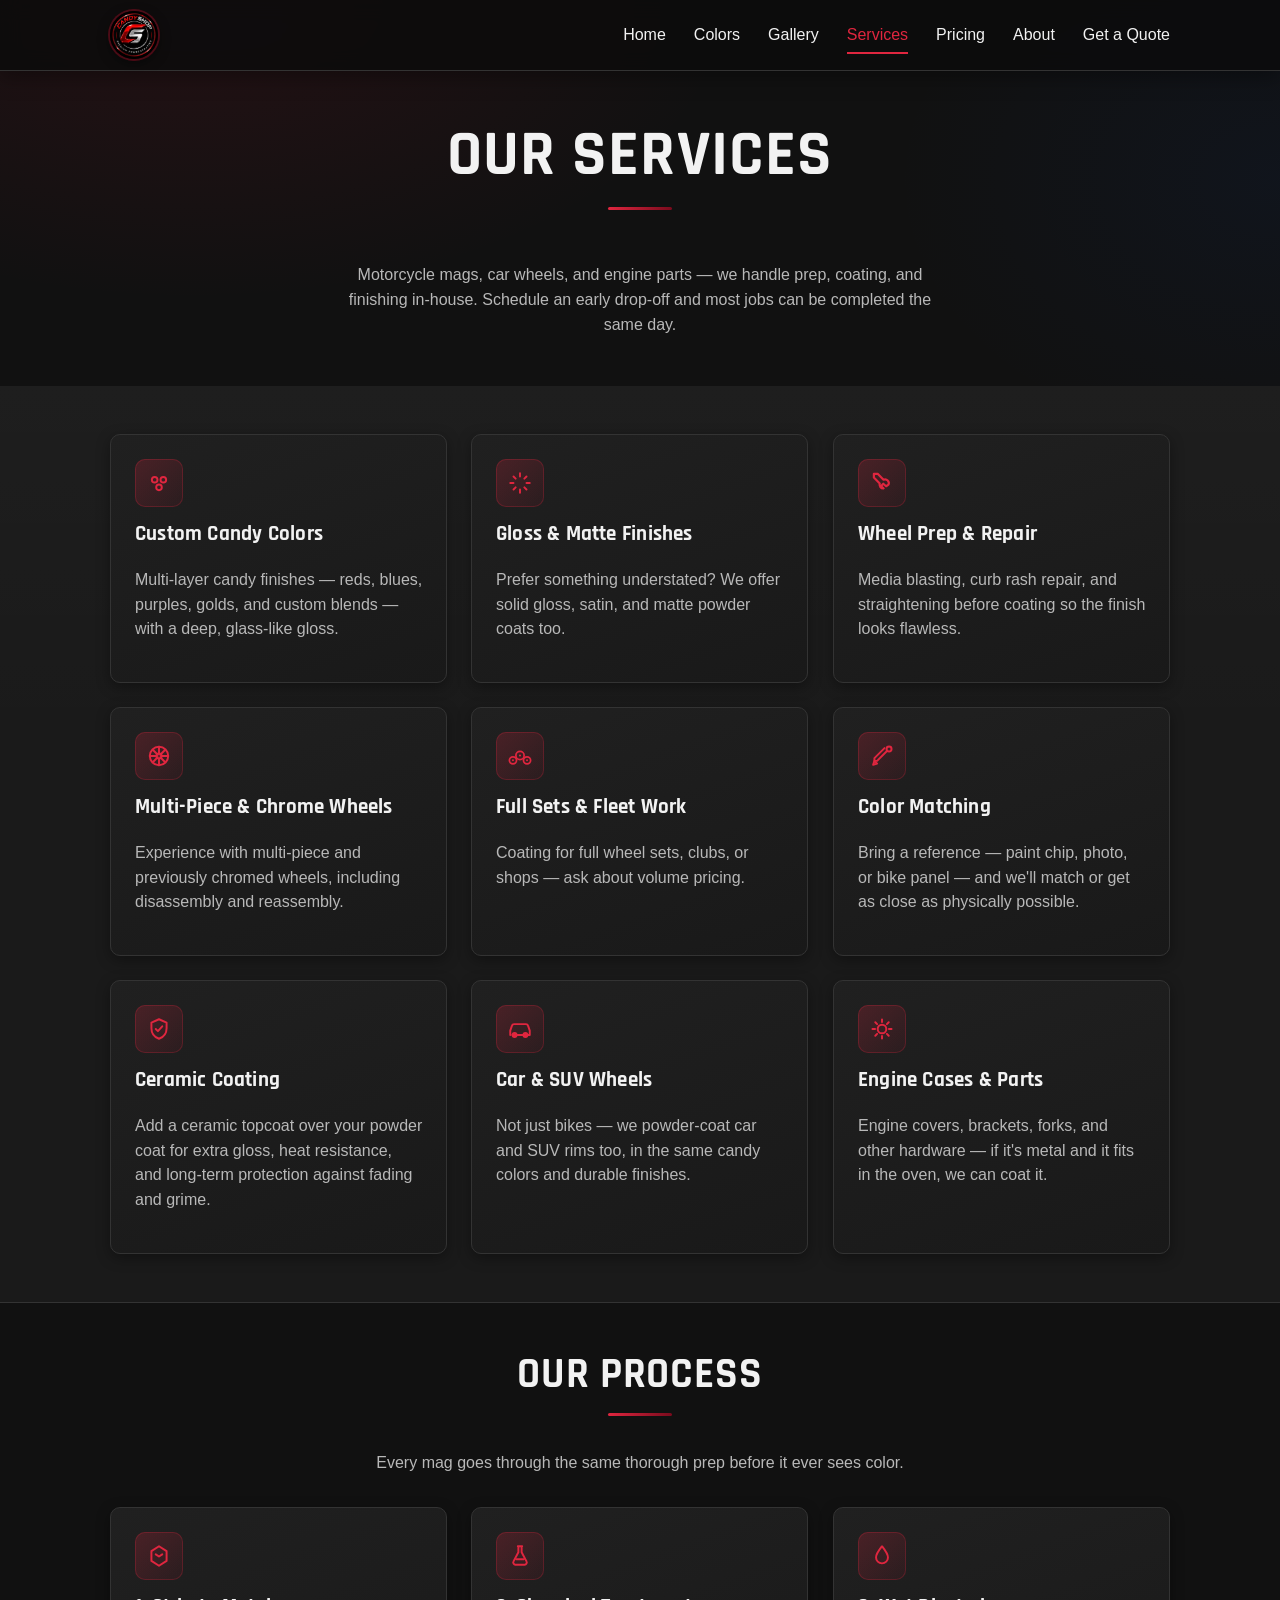
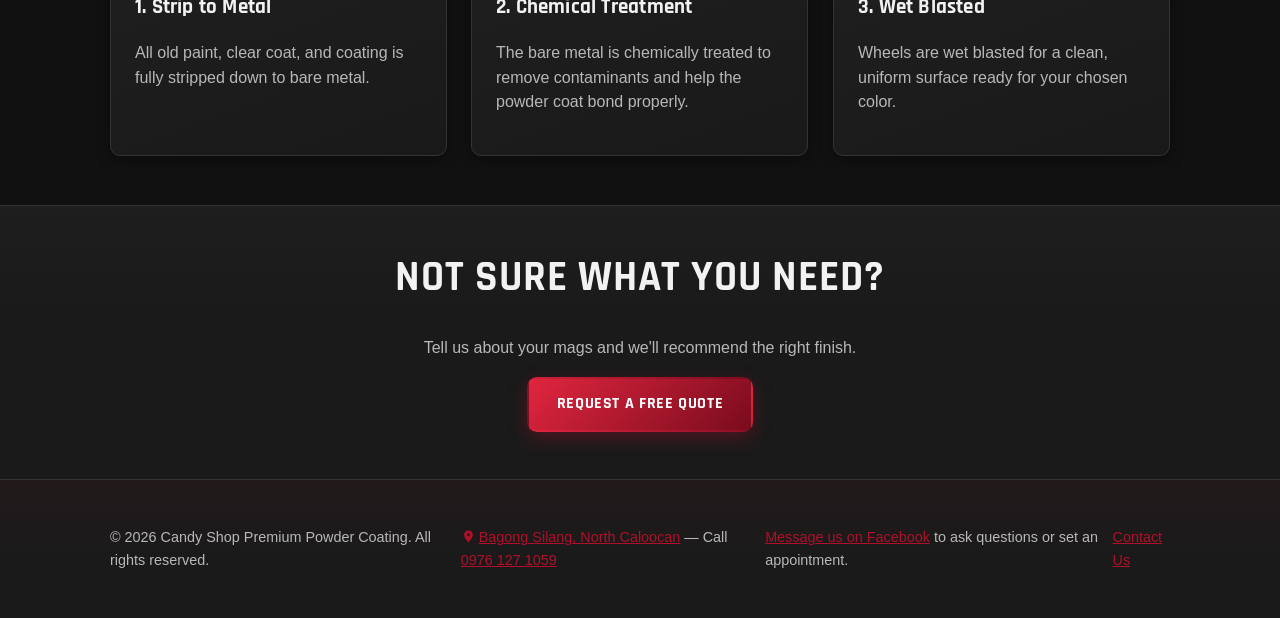
<file: services.html>
<!doctype html>
<html lang="en">
<head>
  <meta charset="UTF-8">
  <meta name="viewport" content="width=device-width, initial-scale=1.0">
  <title>Services | Candy Shop Premium Powder Coating</title>
  <meta name="description" content="Powder coating services for motorcycle mags, car wheels, and engine parts: custom candy colors, gloss and matte finishes, ceramic coating, wheel prep and repair.">
  <link rel="icon" type="image/svg+xml" href="images/favicon.svg">
  <link rel="preconnect" href="https://fonts.googleapis.com">
  <link rel="preconnect" href="https://fonts.gstatic.com" crossorigin>
  <link href="https://fonts.googleapis.com/css2?family=Rajdhani:wght@600;700&amp;display=swap" rel="stylesheet">
  <link rel="stylesheet" href="css/styles.css">
</head>
<body>

  <div class="scroll-progress" aria-hidden="true"><span></span></div>

  <header class="site-header">
    <div class="container">
      <a class="logo-link" href="index.html">
        <img src="images/logo/logo.jpg" alt="Candy Shop Premium Powder Coating logo">
      </a>
      <button class="nav-toggle" aria-label="Toggle navigation" aria-expanded="false">
        <span></span><span></span><span></span>
      </button>
      <nav class="main-nav">
        <a href="index.html">Home</a>
        <a href="colors.html">Colors</a>
        <a href="gallery.html">Gallery</a>
        <a href="services.html" class="is-current">Services</a>
        <a href="pricing.html">Pricing</a>
        <a href="about.html">About</a>
        <a href="contact.html">Get a Quote</a>
      </nav>
    </div>
  </header>

  <main>
    <section class="section" style="border-bottom:none; padding-bottom:1rem;">
      <div class="container section-header reveal">
        <h1>Our Services</h1>
        <p>Motorcycle mags, car wheels, and engine parts — we handle prep, coating, and finishing in-house. Schedule an early drop-off and most jobs can be completed the same day.</p>
      </div>
    </section>

    <section class="section">
      <div class="container">
        <div class="card-grid card-grid--3">
          <div class="card reveal">
            <div class="card-icon-wrap">
              <svg class="card-icon" viewBox="0 0 24 24" fill="none" stroke="currentColor" stroke-width="1.8" stroke-linecap="round" stroke-linejoin="round">
                <circle cx="8" cy="9" r="2.6"/>
                <circle cx="16" cy="9" r="2.6"/>
                <circle cx="12" cy="16" r="2.6"/>
              </svg>
            </div>
            <h3>Custom Candy Colors</h3>
            <p>Multi-layer candy finishes — reds, blues, purples, golds, and custom blends — with a deep, glass-like gloss.</p>
          </div>
          <div class="card reveal">
            <div class="card-icon-wrap">
              <svg class="card-icon" viewBox="0 0 24 24" fill="none" stroke="currentColor" stroke-width="1.8" stroke-linecap="round" stroke-linejoin="round">
                <path d="M12 3v3M12 18v3M3 12h3M18 12h3M6 6l2 2M16 16l2 2M18 6l-2 2M8 16l-2 2"/>
              </svg>
            </div>
            <h3>Gloss & Matte Finishes</h3>
            <p>Prefer something understated? We offer solid gloss, satin, and matte powder coats too.</p>
          </div>
          <div class="card reveal">
            <div class="card-icon-wrap">
              <svg class="card-icon" viewBox="0 0 24 24" fill="none" stroke="currentColor" stroke-width="2" stroke-linecap="round" stroke-linejoin="round">
                <path d="M14 3.5a3.5 3.5 0 0 0-4.6 4.6L4 13.5V17h3.5l5.4-5.4A3.5 3.5 0 0 0 17.5 8l-2.3 2.3-2-2L15.5 5.7 14 3.5z" transform="rotate(90 11 10.5)"/>
              </svg>
            </div>
            <h3>Wheel Prep & Repair</h3>
            <p>Media blasting, curb rash repair, and straightening before coating so the finish looks flawless.</p>
          </div>
          <div class="card reveal">
            <div class="card-icon-wrap">
              <svg class="card-icon" viewBox="0 0 24 24" fill="none" stroke="currentColor" stroke-width="1.8" stroke-linecap="round" stroke-linejoin="round">
                <circle cx="12" cy="12" r="8.5"/>
                <circle cx="12" cy="12" r="2.4"/>
                <path d="M12 3.5v6.1M12 14.4v6.1M20.5 12h-6.1M9.6 12H3.5M17.5 6.5l-4.3 4.3M10.8 13.2l-4.3 4.3M17.5 17.5l-4.3-4.3M10.8 10.8L6.5 6.5"/>
              </svg>
            </div>
            <h3>Multi-Piece & Chrome Wheels</h3>
            <p>Experience with multi-piece and previously chromed wheels, including disassembly and reassembly.</p>
          </div>
          <div class="card reveal">
            <div class="card-icon-wrap">
              <svg class="card-icon" viewBox="0 0 24 24" fill="none" stroke="currentColor" stroke-width="1.6" stroke-linecap="round" stroke-linejoin="round">
                <circle cx="5.5" cy="16" r="3.3"/>
                <circle cx="5.5" cy="16" r="0.9" fill="currentColor" stroke="none"/>
                <circle cx="12" cy="11.5" r="3.8"/>
                <circle cx="12" cy="11.5" r="1" fill="currentColor" stroke="none"/>
                <circle cx="18.5" cy="16" r="3.3"/>
                <circle cx="18.5" cy="16" r="0.9" fill="currentColor" stroke="none"/>
              </svg>
            </div>
            <h3>Full Sets & Fleet Work</h3>
            <p>Coating for full wheel sets, clubs, or shops — ask about volume pricing.</p>
          </div>
          <div class="card reveal">
            <div class="card-icon-wrap">
              <svg class="card-icon" viewBox="0 0 24 24" fill="none" stroke="currentColor" stroke-width="1.8" stroke-linecap="round" stroke-linejoin="round">
                <circle cx="18.5" cy="5.5" r="2.3"/>
                <path d="M16.8 7.2L7.5 16.5H5v-2.5L14.3 4.7"/>
                <path d="M5 16.5l-1.2 3.7 3.7-1.2z"/>
              </svg>
            </div>
            <h3>Color Matching</h3>
            <p>Bring a reference — paint chip, photo, or bike panel — and we'll match or get as close as physically possible.</p>
          </div>
          <div class="card reveal">
            <div class="card-icon-wrap">
              <svg class="card-icon" viewBox="0 0 24 24" fill="none" stroke="currentColor" stroke-width="1.8" stroke-linecap="round" stroke-linejoin="round">
                <path d="M12 3l7 3.2v5c0 4.6-3 8.3-7 9.8-4-1.5-7-5.2-7-9.8v-5L12 3z"/>
                <path d="M9 12l2 2 4-4.5"/>
              </svg>
            </div>
            <h3>Ceramic Coating</h3>
            <p>Add a ceramic topcoat over your powder coat for extra gloss, heat resistance, and long-term protection against fading and grime.</p>
          </div>
          <div class="card reveal">
            <div class="card-icon-wrap">
              <svg class="card-icon" viewBox="0 0 24 24" fill="none" stroke="currentColor" stroke-width="1.8" stroke-linecap="round" stroke-linejoin="round">
                <path d="M3 13.5l1.6-4.6A2 2 0 0 1 6.5 7.5h11a2 2 0 0 1 1.9 1.4L21 13.5v4h-2M3 17.5v-4M5 17.5h14"/>
                <circle cx="7" cy="17.5" r="1.8"/>
                <circle cx="17" cy="17.5" r="1.8"/>
              </svg>
            </div>
            <h3>Car &amp; SUV Wheels</h3>
            <p>Not just bikes — we powder-coat car and SUV rims too, in the same candy colors and durable finishes.</p>
          </div>
          <div class="card reveal">
            <div class="card-icon-wrap">
              <svg class="card-icon" viewBox="0 0 24 24" fill="none" stroke="currentColor" stroke-width="1.8" stroke-linecap="round" stroke-linejoin="round">
                <circle cx="12" cy="12" r="4"/>
                <path d="M12 3.2v2.4M12 18.4v2.4M20.8 12h-2.4M5.6 12H3.2M18.2 5.8l-1.7 1.7M7.5 16.5l-1.7 1.7M18.2 18.2l-1.7-1.7M7.5 7.5 5.8 5.8"/>
              </svg>
            </div>
            <h3>Engine Cases &amp; Parts</h3>
            <p>Engine covers, brackets, forks, and other hardware — if it's metal and it fits in the oven, we can coat it.</p>
          </div>
        </div>
      </div>
    </section>

    <section class="section">
      <div class="container">
        <div class="section-header reveal">
          <h2>Our Process</h2>
          <p>Every mag goes through the same thorough prep before it ever sees color.</p>
        </div>
        <div class="card-grid card-grid--3">
          <div class="card reveal">
            <div class="card-icon-wrap">
              <svg class="card-icon" viewBox="0 0 24 24" fill="none" stroke="currentColor" stroke-width="1.8" stroke-linecap="round" stroke-linejoin="round">
                <polygon points="12,3 19,7.5 19,16.5 12,21 5,16.5 5,7.5"/>
                <path d="M9 10.5l3 2 3-2"/>
              </svg>
            </div>
            <h3>1. Strip to Metal</h3>
            <p>All old paint, clear coat, and coating is fully stripped down to bare metal.</p>
          </div>
          <div class="card reveal">
            <div class="card-icon-wrap">
              <svg class="card-icon" viewBox="0 0 24 24" fill="none" stroke="currentColor" stroke-width="1.8" stroke-linecap="round" stroke-linejoin="round">
                <path d="M10 3h4M10.5 3v5.5L6 17a2 2 0 0 0 1.8 3h8.4A2 2 0 0 0 18 17l-4.5-8.5V3"/>
                <path d="M8.5 15h7"/>
              </svg>
            </div>
            <h3>2. Chemical Treatment</h3>
            <p>The bare metal is chemically treated to remove contaminants and help the powder coat bond properly.</p>
          </div>
          <div class="card reveal">
            <div class="card-icon-wrap">
              <svg class="card-icon" viewBox="0 0 24 24" fill="none" stroke="currentColor" stroke-width="1.8" stroke-linecap="round" stroke-linejoin="round">
                <path d="M12 3c1.8 2.3 5.5 6.8 5.5 10.3a5.5 5.5 0 1 1-11 0C6.5 9.8 10.2 5.3 12 3z"/>
              </svg>
            </div>
            <h3>3. Wet Blasted</h3>
            <p>Wheels are wet blasted for a clean, uniform surface ready for your chosen color.</p>
          </div>
        </div>
      </div>
    </section>

    <section class="section" style="border-bottom:none;">
      <div class="container text-center reveal">
        <h2>Not Sure What You Need?</h2>
        <p>Tell us about your mags and we'll recommend the right finish.</p>
        <a class="btn btn-primary" href="contact.html">Request a Free Quote</a>
      </div>
    </section>
  </main>

  <footer class="site-footer">
    <div class="container">
      <p>&copy; <span data-current-year></span> Candy Shop Premium Powder Coating. All rights reserved.</p>
      <p><a href="https://share.google/Q6dGVJzw077e6r3gG" target="_blank" rel="noopener"><svg class="map-pin-icon" viewBox="0 0 24 24" fill="currentColor" aria-hidden="true"><path fill-rule="evenodd" clip-rule="evenodd" d="M12 2.5C8 2.5 5 5.5 5 9.3 5 14 12 21.5 12 21.5S19 14 19 9.3C19 5.5 16 2.5 12 2.5ZM14.4 9.3A2.4 2.4 0 1 1 9.6 9.3 2.4 2.4 0 0 1 14.4 9.3Z"/></svg>Bagong Silang, North Caloocan</a> &mdash; Call <a href="tel:+639761271059">0976 127 1059</a></p>
      <p><a href="https://www.facebook.com/profile.php?id=61558241760932" target="_blank" rel="noopener">Message us on Facebook</a> to ask questions or set an appointment.</p>
      <p><a href="contact.html">Contact Us</a></p>
    </div>
  </footer>

  <script src="js/main.js"></script>
</body>
</html>
</file>
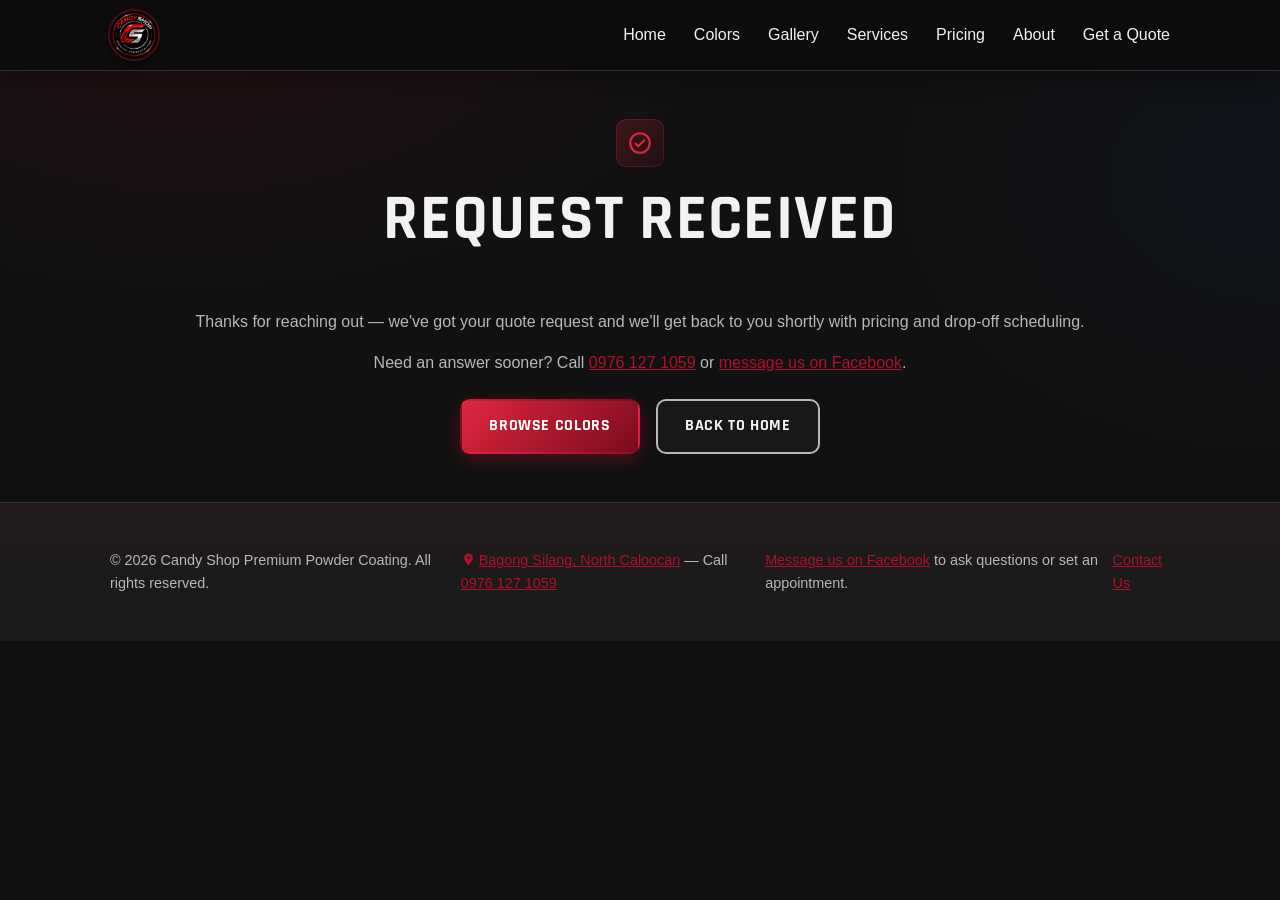
<file: thank-you.html>
<!doctype html>
<html lang="en">
<head>
  <meta charset="UTF-8">
  <meta name="viewport" content="width=device-width, initial-scale=1.0">
  <title>Thanks — Request Received | Candy Shop Premium Powder Coating</title>
  <meta name="description" content="Thanks for your quote request — we'll get back to you shortly with pricing and drop-off scheduling.">
  <meta name="robots" content="noindex">
  <link rel="icon" type="image/svg+xml" href="images/favicon.svg">
  <link rel="preconnect" href="https://fonts.googleapis.com">
  <link rel="preconnect" href="https://fonts.gstatic.com" crossorigin>
  <link href="https://fonts.googleapis.com/css2?family=Rajdhani:wght@600;700&amp;display=swap" rel="stylesheet">
  <link rel="stylesheet" href="css/styles.css">
</head>
<body>

  <div class="scroll-progress" aria-hidden="true"><span></span></div>

  <header class="site-header">
    <div class="container">
      <a class="logo-link" href="index.html">
        <img src="images/logo/logo.jpg" alt="Candy Shop Premium Powder Coating logo">
      </a>
      <button class="nav-toggle" aria-label="Toggle navigation" aria-expanded="false">
        <span></span><span></span><span></span>
      </button>
      <nav class="main-nav">
        <a href="index.html">Home</a>
        <a href="colors.html">Colors</a>
        <a href="gallery.html">Gallery</a>
        <a href="services.html">Services</a>
        <a href="pricing.html">Pricing</a>
        <a href="about.html">About</a>
        <a href="contact.html">Get a Quote</a>
      </nav>
    </div>
  </header>

  <main>
    <section class="section" style="border-bottom:none;">
      <div class="container text-center reveal">
        <div class="card-icon-wrap" style="margin-inline:auto;">
          <svg class="card-icon" viewBox="0 0 24 24" fill="none" stroke="currentColor" stroke-width="2" stroke-linecap="round" stroke-linejoin="round">
            <circle cx="12" cy="12" r="9"/>
            <path d="M8 12.5l2.5 2.5L16 9.5"/>
          </svg>
        </div>
        <h1>Request Received</h1>
        <p>Thanks for reaching out — we've got your quote request and we'll get back to you shortly with pricing and drop-off scheduling.</p>
        <p>Need an answer sooner? Call <a href="tel:+639761271059">0976 127 1059</a> or <a href="https://www.facebook.com/profile.php?id=61558241760932" target="_blank" rel="noopener">message us on Facebook</a>.</p>
        <div class="hero-actions" style="justify-content:center;">
          <a class="btn btn-primary" href="gallery.html">Browse Colors</a>
          <a class="btn btn-outline" href="index.html">Back to Home</a>
        </div>
      </div>
    </section>
  </main>

  <footer class="site-footer">
    <div class="container">
      <p>&copy; <span data-current-year></span> Candy Shop Premium Powder Coating. All rights reserved.</p>
      <p><a href="https://share.google/Q6dGVJzw077e6r3gG" target="_blank" rel="noopener"><svg class="map-pin-icon" viewBox="0 0 24 24" fill="currentColor" aria-hidden="true"><path fill-rule="evenodd" clip-rule="evenodd" d="M12 2.5C8 2.5 5 5.5 5 9.3 5 14 12 21.5 12 21.5S19 14 19 9.3C19 5.5 16 2.5 12 2.5ZM14.4 9.3A2.4 2.4 0 1 1 9.6 9.3 2.4 2.4 0 0 1 14.4 9.3Z"/></svg>Bagong Silang, North Caloocan</a> &mdash; Call <a href="tel:+639761271059">0976 127 1059</a></p>
      <p><a href="https://www.facebook.com/profile.php?id=61558241760932" target="_blank" rel="noopener">Message us on Facebook</a> to ask questions or set an appointment.</p>
      <p><a href="contact.html">Contact Us</a></p>
    </div>
  </footer>

  <script src="js/main.js"></script>
</body>
</html>
</file>
<file: css/styles.css>
/* ==========================================================================
   Candy Shop Premium Powder Coating — site styles
   Plain CSS, mobile-first, no framework.
   ========================================================================== */

:root {
  --color-bg: #111111;
  --color-bg-alt: #1a1a1a;
  --color-surface: #202020;
  --color-text: #f2f2f2;
  --color-text-muted: #b8b8b8;
  --color-accent: #b0102a;
  --color-accent-bright: #e0263f;
  --color-accent-dark: #7a0b1d;
  --color-accent-blue: #0a3fa0;
  --color-border: #333333;
  --radius: 10px;
  --max-width: 1100px;
  --font-body: -apple-system, BlinkMacSystemFont, "Segoe UI", Roboto, Helvetica, Arial, sans-serif;
  --font-heading: "Rajdhani", var(--font-body);
  --shadow-card: 0 4px 14px rgba(0, 0, 0, 0.35);
  --shadow-lift: 0 14px 30px rgba(0, 0, 0, 0.45), 0 0 0 1px rgba(176, 16, 42, 0.18);
  --shadow-btn: 0 6px 18px rgba(176, 16, 42, 0.35);
}

* {
  box-sizing: border-box;
}

html {
  scroll-behavior: smooth;
}

body {
  margin: 0;
  font-family: var(--font-body);
  background:
    radial-gradient(ellipse 900px 500px at 15% 0%, rgba(176, 16, 42, 0.12), transparent 60%),
    radial-gradient(ellipse 700px 500px at 100% 20%, rgba(10, 63, 160, 0.08), transparent 55%),
    var(--color-bg);
  background-attachment: fixed;
  color: var(--color-text);
  line-height: 1.55;
}

img {
  max-width: 100%;
  display: block;
}

/* ---------- Scroll reveal ---------- */

@media (prefers-reduced-motion: no-preference) {
  .reveal {
    opacity: 0;
    transform: translateY(32px);
    transition: opacity 0.8s cubic-bezier(0.16, 1, 0.3, 1), transform 0.8s cubic-bezier(0.16, 1, 0.3, 1);
    will-change: opacity, transform;
  }

  .reveal.is-visible {
    opacity: 1;
    transform: translateY(0);
  }

  .reveal-zoom {
    opacity: 0;
    transform: scale(0.94);
    transition: opacity 0.9s cubic-bezier(0.16, 1, 0.3, 1), transform 0.9s cubic-bezier(0.16, 1, 0.3, 1);
    will-change: opacity, transform;
  }

  .reveal-zoom.is-visible {
    opacity: 1;
    transform: scale(1);
  }

  .card-grid .card:nth-child(1) { transition-delay: 0ms; }
  .card-grid .card:nth-child(2) { transition-delay: 90ms; }
  .card-grid .card:nth-child(3) { transition-delay: 180ms; }
  .card-grid .card:nth-child(4) { transition-delay: 270ms; }
  .card-grid .card:nth-child(5) { transition-delay: 360ms; }
  .card-grid .card:nth-child(6) { transition-delay: 450ms; }
  .card-grid .card:nth-child(7) { transition-delay: 540ms; }

  /* Stagger by column rather than by absolute index, so the cascade stays
     short and consistent no matter how many photos the gallery grows to. */
  .gallery-grid img { transition-delay: 0ms; }
  .gallery-grid img:nth-child(3n + 2) { transition-delay: 90ms; }
  .gallery-grid img:nth-child(3n + 3) { transition-delay: 180ms; }

  .hero-parallax {
    transition: transform 0.1s linear;
  }
}

@media (prefers-reduced-motion: reduce) {
  .reveal,
  .reveal-zoom {
    opacity: 1;
    transform: none;
  }
}

a {
  color: var(--color-accent);
}

h1, h2, h3 {
  font-family: var(--font-heading);
  font-weight: 700;
  letter-spacing: 0.02em;
  line-height: 1.15;
  margin-top: 0;
}

h1 {
  font-size: clamp(2.4rem, 5vw + 1rem, 4rem);
  text-transform: uppercase;
}

h2 {
  font-size: clamp(1.8rem, 3vw + 1rem, 2.6rem);
  text-transform: uppercase;
}

h3 {
  font-size: 1.3rem;
  letter-spacing: 0.01em;
}

p {
  color: var(--color-text-muted);
}

.container {
  max-width: var(--max-width);
  margin-inline: auto;
  padding-inline: 1.25rem;
}

/* ---------- Header / Nav ---------- */

.site-header {
  position: sticky;
  top: 0;
  z-index: 50;
  background: rgba(13, 13, 13, 0.9);
  border-bottom: 1px solid var(--color-border);
  backdrop-filter: blur(10px);
  box-shadow: 0 6px 20px rgba(0, 0, 0, 0.35);
}

.site-header .container {
  display: flex;
  align-items: center;
  justify-content: space-between;
  padding-block: 0.7rem;
}

.logo-link img {
  height: 48px;
  width: auto;
  border-radius: 50%;
  box-shadow: 0 0 0 2px rgba(176, 16, 42, 0.4), 0 4px 12px rgba(0, 0, 0, 0.5);
  transition: box-shadow 0.25s ease, transform 0.25s ease;
}

.logo-link:hover img {
  box-shadow: 0 0 0 2px var(--color-accent-bright), 0 6px 18px rgba(176, 16, 42, 0.4);
  transform: scale(1.04);
}

.nav-toggle {
  display: inline-flex;
  flex-direction: column;
  justify-content: space-between;
  width: 28px;
  height: 20px;
  background: none;
  border: none;
  cursor: pointer;
  padding: 0;
}

.nav-toggle span {
  display: block;
  height: 2px;
  background: var(--color-text);
  border-radius: 2px;
}

.main-nav {
  position: absolute;
  top: 100%;
  left: 0;
  right: 0;
  background: var(--color-bg-alt);
  border-bottom: 1px solid var(--color-border);
  display: none;
  flex-direction: column;
  padding: 0.5rem 1.25rem 1rem;
}

.main-nav.is-open {
  display: flex;
}

.main-nav a {
  display: block;
  padding: 0.6rem 0;
  color: var(--color-text);
  text-decoration: none;
  border-bottom: 1px solid var(--color-border);
  font-weight: 500;
}

.main-nav a:last-child {
  border-bottom: none;
}

.main-nav a {
  position: relative;
  transition: color 0.2s ease;
}

.main-nav a.is-current {
  color: var(--color-accent-bright);
}

@media (min-width: 768px) {
  .main-nav a::after {
    content: "";
    position: absolute;
    left: 0;
    right: 100%;
    bottom: -6px;
    height: 2px;
    background: var(--color-accent-bright);
    transition: right 0.25s ease;
  }

  .main-nav a:hover::after,
  .main-nav a.is-current::after {
    right: 0;
  }
}

@media (min-width: 768px) {
  .nav-toggle {
    display: none;
  }

  .main-nav {
    position: static;
    display: flex;
    flex-direction: row;
    background: none;
    border: none;
    padding: 0;
    gap: 1.75rem;
  }

  .main-nav a {
    padding: 0;
    border-bottom: none;
  }
}

/* ---------- Buttons ---------- */

.btn {
  display: inline-block;
  padding: 0.8rem 1.7rem;
  border-radius: var(--radius);
  text-decoration: none;
  font-weight: 700;
  font-family: var(--font-heading);
  letter-spacing: 0.04em;
  text-transform: uppercase;
  border: 2px solid transparent;
  cursor: pointer;
  font-size: 1rem;
  transition: transform 0.2s ease, box-shadow 0.2s ease, background 0.2s ease, color 0.2s ease, border-color 0.2s ease;
}

.btn-primary {
  background: linear-gradient(135deg, var(--color-accent-bright), var(--color-accent-dark));
  color: #ffffff;
  box-shadow: var(--shadow-btn);
}

.btn-primary:hover {
  transform: translateY(-2px);
  box-shadow: 0 10px 26px rgba(176, 16, 42, 0.5);
}

.btn-outline {
  background: rgba(255, 255, 255, 0.03);
  border-color: var(--color-text-muted);
  color: var(--color-text);
}

.btn-outline:hover {
  border-color: var(--color-accent-bright);
  color: var(--color-accent-bright);
  transform: translateY(-2px);
  box-shadow: 0 8px 22px rgba(0, 0, 0, 0.35);
}

/* ---------- Hero ---------- */

.hero {
  padding-block: 3.5rem;
  border-bottom: 1px solid var(--color-border);
  position: relative;
  overflow: hidden;
}

.hero::before {
  content: "";
  position: absolute;
  top: -20%;
  left: 50%;
  width: 900px;
  height: 700px;
  transform: translateX(-50%);
  background: radial-gradient(ellipse at center, rgba(176, 16, 42, 0.18), transparent 65%);
  pointer-events: none;
  z-index: 0;
}

.hero .container {
  display: grid;
  gap: 2rem;
  align-items: center;
  position: relative;
  z-index: 1;
}

.hero img {
  border-radius: calc(var(--radius) + 4px);
  box-shadow: var(--shadow-lift);
}

.hero-actions {
  display: flex;
  flex-wrap: wrap;
  gap: 1rem;
  margin-top: 1.5rem;
}

@media (min-width: 900px) {
  .hero .container {
    grid-template-columns: 1.1fr 1fr;
  }
}

/* ---------- Generic sections ---------- */

.section {
  padding-block: 3rem;
  border-bottom: 1px solid var(--color-border);
  position: relative;
}

main .section:nth-of-type(even) {
  background: linear-gradient(180deg, rgba(255, 255, 255, 0.015), transparent 40%), var(--color-bg-alt);
}

.section-header {
  text-align: center;
  max-width: 640px;
  margin: 0 auto 2rem;
  position: relative;
}

.section-header h1::after,
.section-header h2::after {
  content: "";
  display: block;
  width: 64px;
  height: 3px;
  margin: 0.9rem auto 0;
  background: linear-gradient(90deg, var(--color-accent-bright), var(--color-accent-dark));
  border-radius: 2px;
}

.card-grid {
  display: grid;
  gap: 1.5rem;
  grid-template-columns: 1fr;
}

@media (min-width: 640px) {
  .card-grid {
    grid-template-columns: repeat(2, 1fr);
  }
}

@media (min-width: 960px) {
  .card-grid--3 {
    grid-template-columns: repeat(3, 1fr);
  }
}

.card {
  background: linear-gradient(160deg, var(--color-surface), #191919);
  border: 1px solid var(--color-border);
  border-radius: var(--radius);
  padding: 1.5rem;
  box-shadow: var(--shadow-card);
  transition: opacity 0.8s cubic-bezier(0.16, 1, 0.3, 1), transform 0.4s cubic-bezier(0.16, 1, 0.3, 1), box-shadow 0.3s ease, border-color 0.3s ease;
}

.card:hover {
  transform: translateY(-5px);
  box-shadow: var(--shadow-lift);
  border-color: rgba(176, 16, 42, 0.4);
}

.map-pin-icon {
  display: inline-block;
  width: 15px;
  height: 15px;
  vertical-align: -2px;
  margin-right: 3px;
}

.card h3 {
  color: var(--color-text);
}

.card-icon-wrap {
  width: 48px;
  height: 48px;
  border-radius: 10px;
  background: linear-gradient(135deg, rgba(224, 38, 63, 0.22), rgba(176, 16, 42, 0.08));
  box-shadow: inset 0 0 0 1px rgba(224, 38, 63, 0.25);
  display: flex;
  align-items: center;
  justify-content: center;
  margin-bottom: 1rem;
  color: var(--color-accent-bright);
}

.card-icon {
  width: 26px;
  height: 26px;
}

/* ---------- Gallery grid ---------- */

.gallery-grid {
  display: grid;
  gap: 1rem;
  grid-template-columns: repeat(2, 1fr);
}

@media (min-width: 640px) {
  .gallery-grid {
    grid-template-columns: repeat(3, 1fr);
  }
}

.gallery-grid img {
  aspect-ratio: 4 / 3;
  width: 100%;
  object-fit: cover;
  border-radius: var(--radius);
  border: 1px solid var(--color-border);
  box-shadow: var(--shadow-card);
  transition: opacity 0.9s cubic-bezier(0.16, 1, 0.3, 1), transform 0.4s cubic-bezier(0.16, 1, 0.3, 1), box-shadow 0.3s ease, border-color 0.3s ease;
  cursor: pointer;
}

.gallery-grid img:hover {
  transform: scale(1.03) translateY(-3px);
  box-shadow: var(--shadow-lift);
  border-color: rgba(176, 16, 42, 0.4);
}

/* ---------- Color Preview Tool ---------- */

.color-preview {
  padding-block: 3rem;
  border-bottom: 1px solid var(--color-border);
}

.mag-style-select {
  display: flex;
  flex-wrap: wrap;
  gap: 0.75rem;
  justify-content: center;
  margin-bottom: 2rem;
}

.style-btn {
  padding: 0.6rem 1.1rem;
  border-radius: 999px;
  border: 2px solid var(--color-border);
  background: var(--color-surface);
  color: var(--color-text);
  cursor: pointer;
  font-weight: 600;
  transition: border-color 0.2s ease, color 0.2s ease, transform 0.2s ease, box-shadow 0.2s ease;
}

.style-btn:hover {
  border-color: var(--color-accent-bright);
  transform: translateY(-2px);
}

.style-btn.is-selected {
  border-color: var(--color-accent-bright);
  color: var(--color-accent-bright);
  box-shadow: 0 0 0 1px rgba(224, 38, 63, 0.3), 0 4px 14px rgba(176, 16, 42, 0.3);
}

.preview-wrap {
  display: flex;
  flex-direction: column;
  align-items: center;
  gap: 1.5rem;
}

.preview-stage {
  position: relative;
  width: 100%;
  max-width: 480px;
  aspect-ratio: 4 / 3;
  border-radius: calc(var(--radius) + 4px);
  overflow: hidden;
  border: 1px solid var(--color-border);
  background: var(--color-bg-alt);
  box-shadow: var(--shadow-lift);
  transition: opacity 0.9s cubic-bezier(0.16, 1, 0.3, 1), transform 0.9s cubic-bezier(0.16, 1, 0.3, 1);
}

.preview-img {
  position: absolute;
  inset: 0;
  width: 100%;
  height: 100%;
  object-fit: cover;
  opacity: 0;
  transition: opacity 0.6s ease-in-out;
}

.preview-img.is-active {
  opacity: 1;
}

.preview-label {
  text-align: center;
  font-weight: 600;
  color: var(--color-text);
}

.swatch-row {
  display: flex;
  flex-wrap: wrap;
  gap: 0.9rem;
  justify-content: center;
}

.swatch {
  width: 44px;
  height: 44px;
  border-radius: 50%;
  border: 3px solid var(--color-bg);
  outline: 2px solid var(--color-border);
  cursor: pointer;
  padding: 0;
  box-shadow: 0 3px 8px rgba(0, 0, 0, 0.4);
  transition: transform 0.2s ease, outline-color 0.2s ease, box-shadow 0.2s ease;
}

.swatch:hover {
  transform: translateY(-3px) scale(1.06);
  box-shadow: 0 6px 16px rgba(0, 0, 0, 0.5);
}

.swatch.is-selected {
  outline: 3px solid #ffffff;
  box-shadow: 0 0 0 5px rgba(255, 255, 255, 0.12), 0 6px 16px rgba(0, 0, 0, 0.5);
}

.swatch-name {
  display: block;
  text-align: center;
  font-size: 0.8rem;
  color: var(--color-text-muted);
  margin-top: 0.35rem;
}

.swatch-item {
  display: flex;
  flex-direction: column;
  align-items: center;
}

/* ---------- Forms ---------- */

.form-grid {
  display: grid;
  gap: 1.25rem;
  max-width: 640px;
  margin-inline: auto;
}

@media (min-width: 640px) {
  .form-row-2 {
    display: grid;
    grid-template-columns: 1fr 1fr;
    gap: 1.25rem;
  }
}

label {
  display: block;
  font-weight: 600;
  margin-bottom: 0.4rem;
}

input, select, textarea {
  width: 100%;
  padding: 0.7rem 0.85rem;
  border-radius: 8px;
  border: 1px solid var(--color-border);
  background: var(--color-surface);
  color: var(--color-text);
  font-family: inherit;
  font-size: 1rem;
}

textarea {
  min-height: 120px;
  resize: vertical;
}

.field-hint {
  font-size: 0.85rem;
  color: var(--color-text-muted);
  margin-top: 0.3rem;
}

.honeypot-field {
  position: absolute;
  left: -9999px;
  width: 1px;
  height: 1px;
  overflow: hidden;
}

/* ---------- Footer ---------- */

.site-footer {
  padding-block: 2rem;
  color: var(--color-text-muted);
  font-size: 0.9rem;
  border-top: 1px solid var(--color-border);
  background: linear-gradient(180deg, rgba(176, 16, 42, 0.05), transparent 60%), var(--color-bg-alt);
}

.site-footer .container {
  display: flex;
  flex-direction: column;
  gap: 0.5rem;
  align-items: center;
  text-align: center;
}

@media (min-width: 640px) {
  .site-footer .container {
    flex-direction: row;
    justify-content: space-between;
    text-align: left;
  }
}

/* ---------- Utility ---------- */

.text-center {
  text-align: center;
}

.mt-2 {
  margin-top: 2rem;
}

/* ==========================================================================
   Scroll progress bar
   ========================================================================== */

.scroll-progress {
  position: fixed;
  top: 0;
  left: 0;
  right: 0;
  height: 3px;
  z-index: 100;
  background: transparent;
  pointer-events: none;
}

.scroll-progress span {
  display: block;
  height: 100%;
  width: 0;
  background: linear-gradient(90deg, var(--color-accent-bright), #ff8a3d, var(--color-accent-bright));
  box-shadow: 0 0 12px rgba(224, 38, 63, 0.7);
  transition: width 0.1s linear;
}

/* ==========================================================================
   Color catalog
   ========================================================================== */

.color-category {
  margin-bottom: 3.5rem;
}

.color-category__head {
  margin-bottom: 1.5rem;
}

.color-category__head h2 {
  margin-bottom: 0.4rem;
}

.color-category__head h2::after {
  margin-left: 0;
  margin-right: 0;
}

.color-category__count {
  display: inline-block;
  font-family: var(--font-heading);
  font-weight: 700;
  font-size: 0.85rem;
  letter-spacing: 0.08em;
  text-transform: uppercase;
  color: var(--color-accent-bright);
  border: 1px solid rgba(224, 38, 63, 0.35);
  border-radius: 999px;
  padding: 0.2rem 0.7rem;
  margin-top: 0.5rem;
}

.color-grid {
  list-style: none;
  margin: 0;
  padding: 0;
  display: grid;
  gap: 1rem;
  grid-template-columns: repeat(auto-fill, minmax(150px, 1fr));
}

.color-chip {
  display: flex;
  align-items: center;
  gap: 0.7rem;
  background: linear-gradient(160deg, var(--color-surface), #191919);
  border: 1px solid var(--color-border);
  border-radius: var(--radius);
  padding: 0.7rem 0.85rem;
  box-shadow: var(--shadow-card);
  transition: opacity 0.6s cubic-bezier(0.16, 1, 0.3, 1),
              transform 0.35s cubic-bezier(0.16, 1, 0.3, 1),
              box-shadow 0.3s ease, border-color 0.3s ease;
}

.color-chip:hover {
  transform: translateY(-4px);
  box-shadow: var(--shadow-lift);
  border-color: rgba(176, 16, 42, 0.45);
}

.color-chip__dot {
  flex: 0 0 auto;
  width: 34px;
  height: 34px;
  border-radius: 50%;
  border: 2px solid rgba(255, 255, 255, 0.18);
  box-shadow: inset 0 2px 6px rgba(255, 255, 255, 0.25),
              0 3px 8px rgba(0, 0, 0, 0.45);
}

.color-chip__name {
  font-size: 0.88rem;
  line-height: 1.25;
  color: var(--color-text);
}

/* ---------- Color name marquee ---------- */

.color-marquee {
  overflow: hidden;
  border-block: 1px solid var(--color-border);
  background: linear-gradient(90deg, rgba(176, 16, 42, 0.12), transparent 30%, transparent 70%, rgba(10, 63, 160, 0.12));
  padding-block: 0.8rem;
  margin-bottom: 2.5rem;
  -webkit-mask-image: linear-gradient(90deg, transparent, #000 8%, #000 92%, transparent);
          mask-image: linear-gradient(90deg, transparent, #000 8%, #000 92%, transparent);
}

.color-marquee__track {
  display: flex;
  gap: 2.5rem;
  width: max-content;
  white-space: nowrap;
}

.color-marquee__item {
  display: inline-flex;
  align-items: center;
  gap: 0.5rem;
  font-family: var(--font-heading);
  font-weight: 600;
  letter-spacing: 0.06em;
  text-transform: uppercase;
  font-size: 0.95rem;
  color: var(--color-text-muted);
}

.color-marquee__item i {
  width: 12px;
  height: 12px;
  border-radius: 50%;
  display: inline-block;
  box-shadow: 0 0 8px currentColor;
}

@media (prefers-reduced-motion: no-preference) {
  .color-marquee__track {
    animation: marquee-scroll 48s linear infinite;
  }
  .color-marquee:hover .color-marquee__track {
    animation-play-state: paused;
  }
}

@keyframes marquee-scroll {
  from { transform: translateX(0); }
  to   { transform: translateX(-50%); }
}

/* ==========================================================================
   Pricing
   ========================================================================== */

.price-banner {
  display: grid;
  gap: 1rem;
  grid-template-columns: 1fr;
  margin-bottom: 2.5rem;
}

@media (min-width: 640px) {
  .price-banner { grid-template-columns: repeat(3, 1fr); }
}

.price-banner__item {
  display: flex;
  flex-direction: column;
  align-items: center;
  text-align: center;
  gap: 0.2rem;
  padding: 1.1rem 1rem;
  border-radius: var(--radius);
  border: 1px solid rgba(224, 38, 63, 0.3);
  background: linear-gradient(160deg, rgba(224, 38, 63, 0.12), rgba(176, 16, 42, 0.04));
  box-shadow: var(--shadow-card);
}

.price-banner__icon {
  width: 34px;
  height: 34px;
  color: var(--color-accent-bright);
  margin-bottom: 0.3rem;
}

.price-banner__icon svg { width: 100%; height: 100%; }

.price-banner__item strong {
  font-family: var(--font-heading);
  font-size: 1.15rem;
  letter-spacing: 0.04em;
  text-transform: uppercase;
  color: var(--color-text);
}

.price-banner__item span { font-size: 0.85rem; color: var(--color-text-muted); }

.price-block { margin-bottom: 2.75rem; }

.price-block h2 { margin-bottom: 1rem; }
.price-block h2::after { margin-left: 0; margin-right: 0; }

.table-scroll {
  position: relative;
  overflow-x: auto;
  border-radius: var(--radius);
  border: 1px solid var(--color-border);
  box-shadow: var(--shadow-card);
  /* Right-edge fade cues that the table scrolls sideways on narrow screens.
     Pinned to the scroll container so it sits over the clipped edge. */
  background-image: linear-gradient(90deg, transparent calc(100% - 44px), rgba(12, 12, 12, 0.9));
  background-repeat: no-repeat;
  background-attachment: local, scroll;
}

.price-table {
  width: 100%;
  border-collapse: collapse;
  min-width: 420px;
  background: linear-gradient(160deg, var(--color-surface), #191919);
}

.price-table th,
.price-table td {
  padding: 0.9rem 1rem;
  text-align: left;
  border-bottom: 1px solid var(--color-border);
}

.price-table thead th {
  font-family: var(--font-heading);
  font-size: 0.9rem;
  letter-spacing: 0.08em;
  text-transform: uppercase;
  color: var(--color-accent-bright);
  background: rgba(224, 38, 63, 0.08);
  white-space: nowrap;
}

.price-table tbody th {
  font-weight: 600;
  color: var(--color-text);
}

.price-table tbody td {
  font-family: var(--font-heading);
  font-weight: 700;
  font-size: 1.15rem;
  color: var(--color-text);
  white-space: nowrap;
}

.price-table tbody tr:last-child th,
.price-table tbody tr:last-child td { border-bottom: none; }

.price-table tbody tr { transition: background 0.2s ease; }
.price-table tbody tr:hover { background: rgba(255, 255, 255, 0.03); }

.price-note {
  display: block;
  font-family: var(--font-body);
  font-weight: 400;
  font-size: 0.78rem;
  color: var(--color-text-muted);
  margin-top: 0.2rem;
}

.price-footnote {
  font-size: 0.85rem;
  color: var(--color-text-muted);
  margin-top: 0.7rem;
}

/* ==========================================================================
   Stat counters
   ========================================================================== */

.stat-row {
  display: grid;
  gap: 1.25rem;
  grid-template-columns: repeat(2, 1fr);
}

@media (min-width: 768px) {
  .stat-row { grid-template-columns: repeat(4, 1fr); }
}

.stat {
  text-align: center;
  padding: 1.4rem 0.8rem;
  border-radius: var(--radius);
  border: 1px solid var(--color-border);
  background: linear-gradient(160deg, var(--color-surface), #191919);
  box-shadow: var(--shadow-card);
  transition: opacity 0.7s cubic-bezier(0.16, 1, 0.3, 1),
              transform 0.4s cubic-bezier(0.16, 1, 0.3, 1),
              box-shadow 0.3s ease, border-color 0.3s ease;
}

.stat:hover {
  transform: translateY(-4px);
  box-shadow: var(--shadow-lift);
  border-color: rgba(176, 16, 42, 0.4);
}

.stat__num {
  display: block;
  font-family: var(--font-heading);
  font-weight: 700;
  font-size: clamp(2.1rem, 4vw + 1rem, 3.1rem);
  line-height: 1;
  background: linear-gradient(135deg, #fff, var(--color-accent-bright));
  -webkit-background-clip: text;
          background-clip: text;
  -webkit-text-fill-color: transparent;
}

.stat__label {
  display: block;
  margin-top: 0.45rem;
  font-size: 0.85rem;
  letter-spacing: 0.05em;
  text-transform: uppercase;
  color: var(--color-text-muted);
}

/* ==========================================================================
   Extra reveal variants
   ========================================================================== */

@media (prefers-reduced-motion: no-preference) {
  .reveal-left,
  .reveal-right {
    opacity: 0;
    transition: opacity 0.8s cubic-bezier(0.16, 1, 0.3, 1),
                transform 0.8s cubic-bezier(0.16, 1, 0.3, 1);
  }
  .reveal-left  { transform: translateX(-40px); }
  .reveal-right { transform: translateX(40px); }
  .reveal-left.is-visible,
  .reveal-right.is-visible { opacity: 1; transform: translateX(0); }

  .reveal-pop {
    opacity: 0;
    transform: scale(0.8);
    transition: opacity 0.5s cubic-bezier(0.16, 1, 0.3, 1),
                transform 0.5s cubic-bezier(0.34, 1.56, 0.64, 1);
  }
  .reveal-pop.is-visible { opacity: 1; transform: scale(1); }

  /* wave stagger across the swatch grid */
  .color-grid .color-chip:nth-child(6n + 1) { transition-delay: 0ms; }
  .color-grid .color-chip:nth-child(6n + 2) { transition-delay: 55ms; }
  .color-grid .color-chip:nth-child(6n + 3) { transition-delay: 110ms; }
  .color-grid .color-chip:nth-child(6n + 4) { transition-delay: 165ms; }
  .color-grid .color-chip:nth-child(6n + 5) { transition-delay: 220ms; }
  .color-grid .color-chip:nth-child(6n + 6) { transition-delay: 275ms; }

  .stat-row .stat:nth-child(1) { transition-delay: 0ms; }
  .stat-row .stat:nth-child(2) { transition-delay: 90ms; }
  .stat-row .stat:nth-child(3) { transition-delay: 180ms; }
  .stat-row .stat:nth-child(4) { transition-delay: 270ms; }
}

@media (prefers-reduced-motion: reduce) {
  .reveal-left,
  .reveal-right,
  .reveal-pop { opacity: 1; transform: none; }
}
</file>
